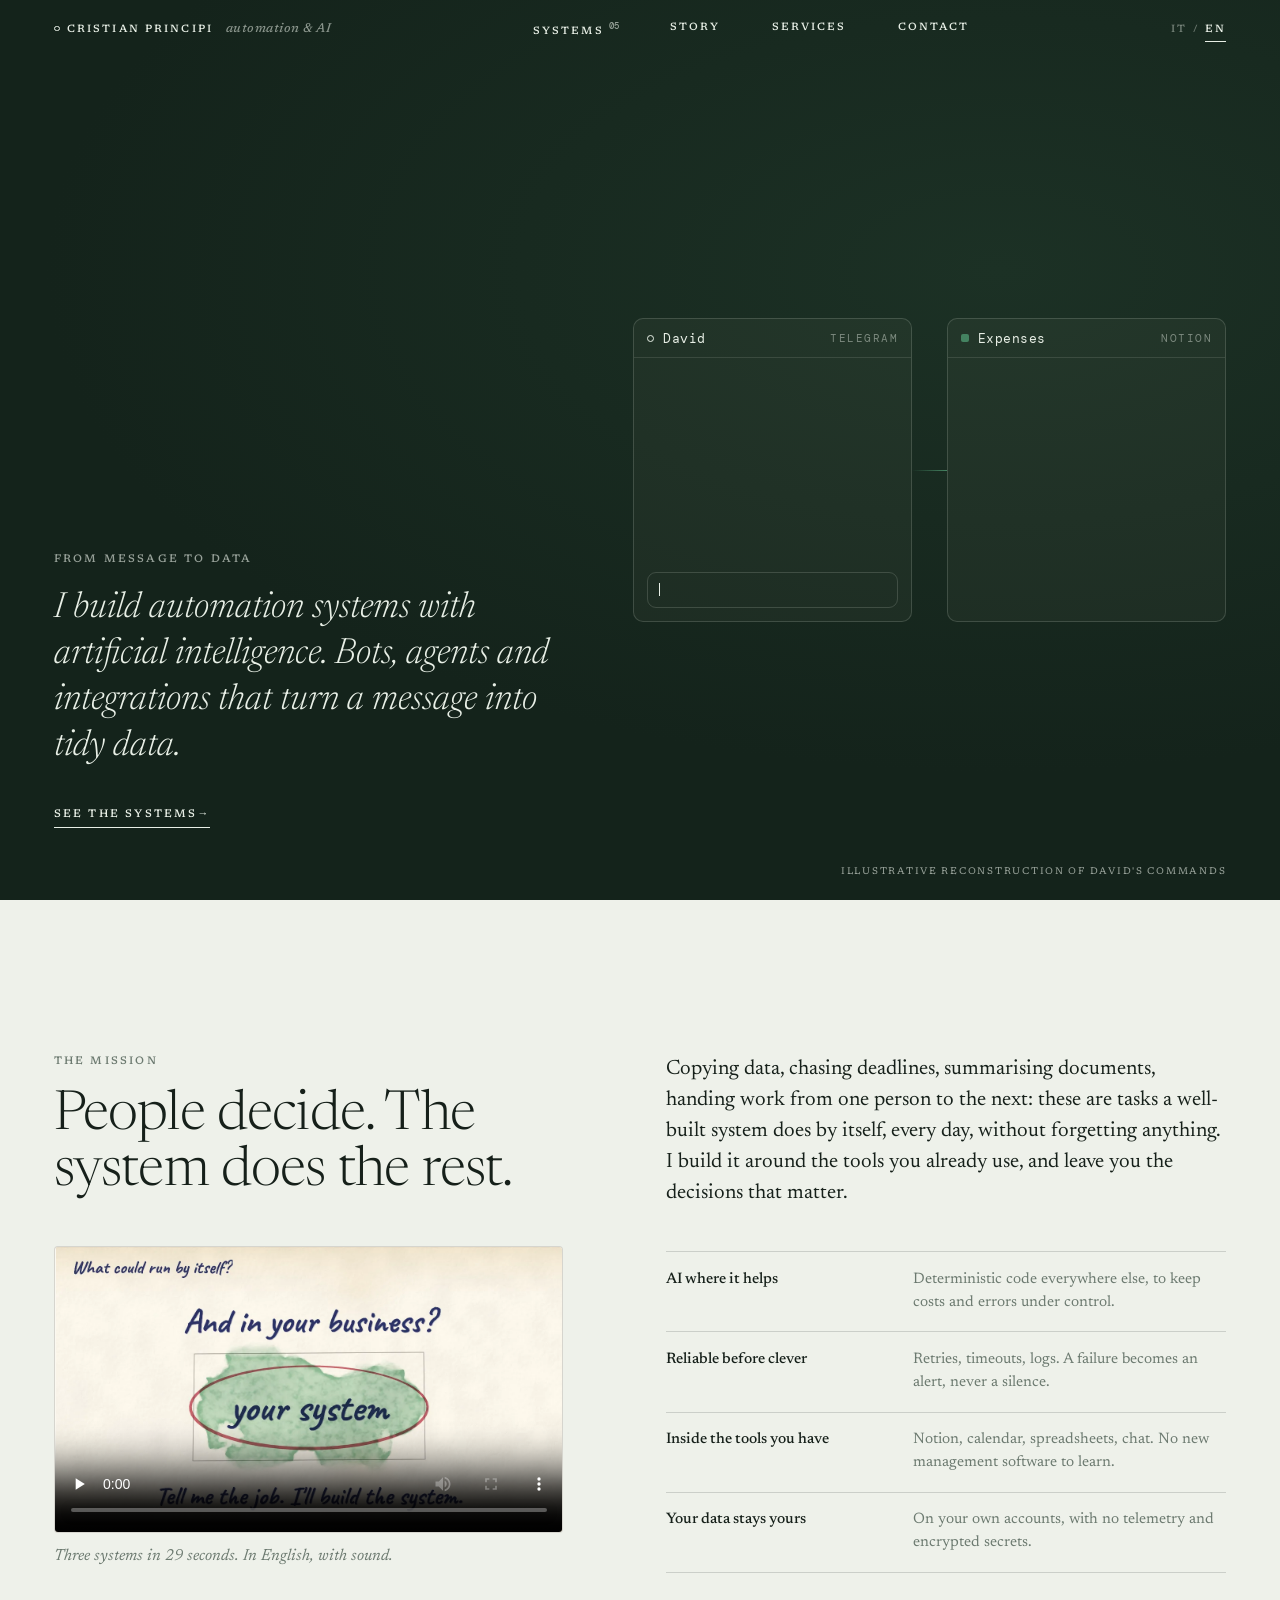
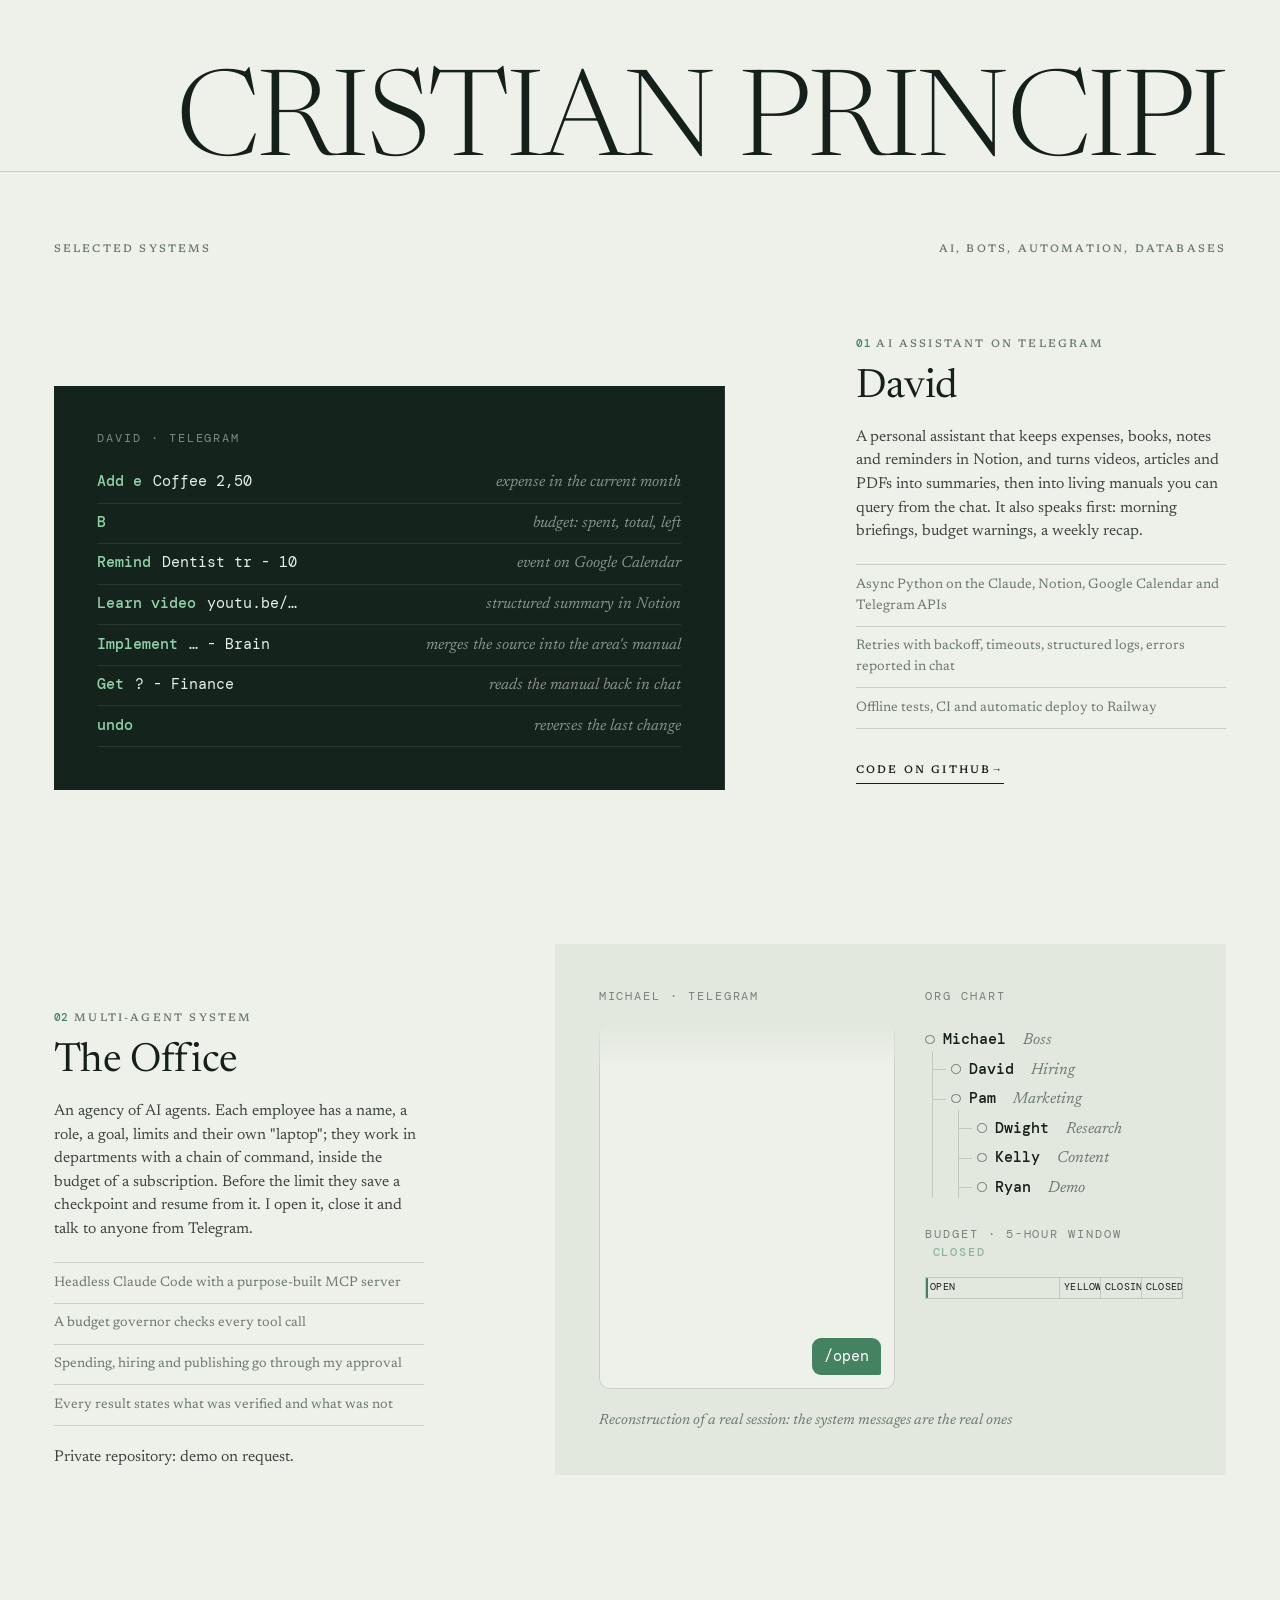
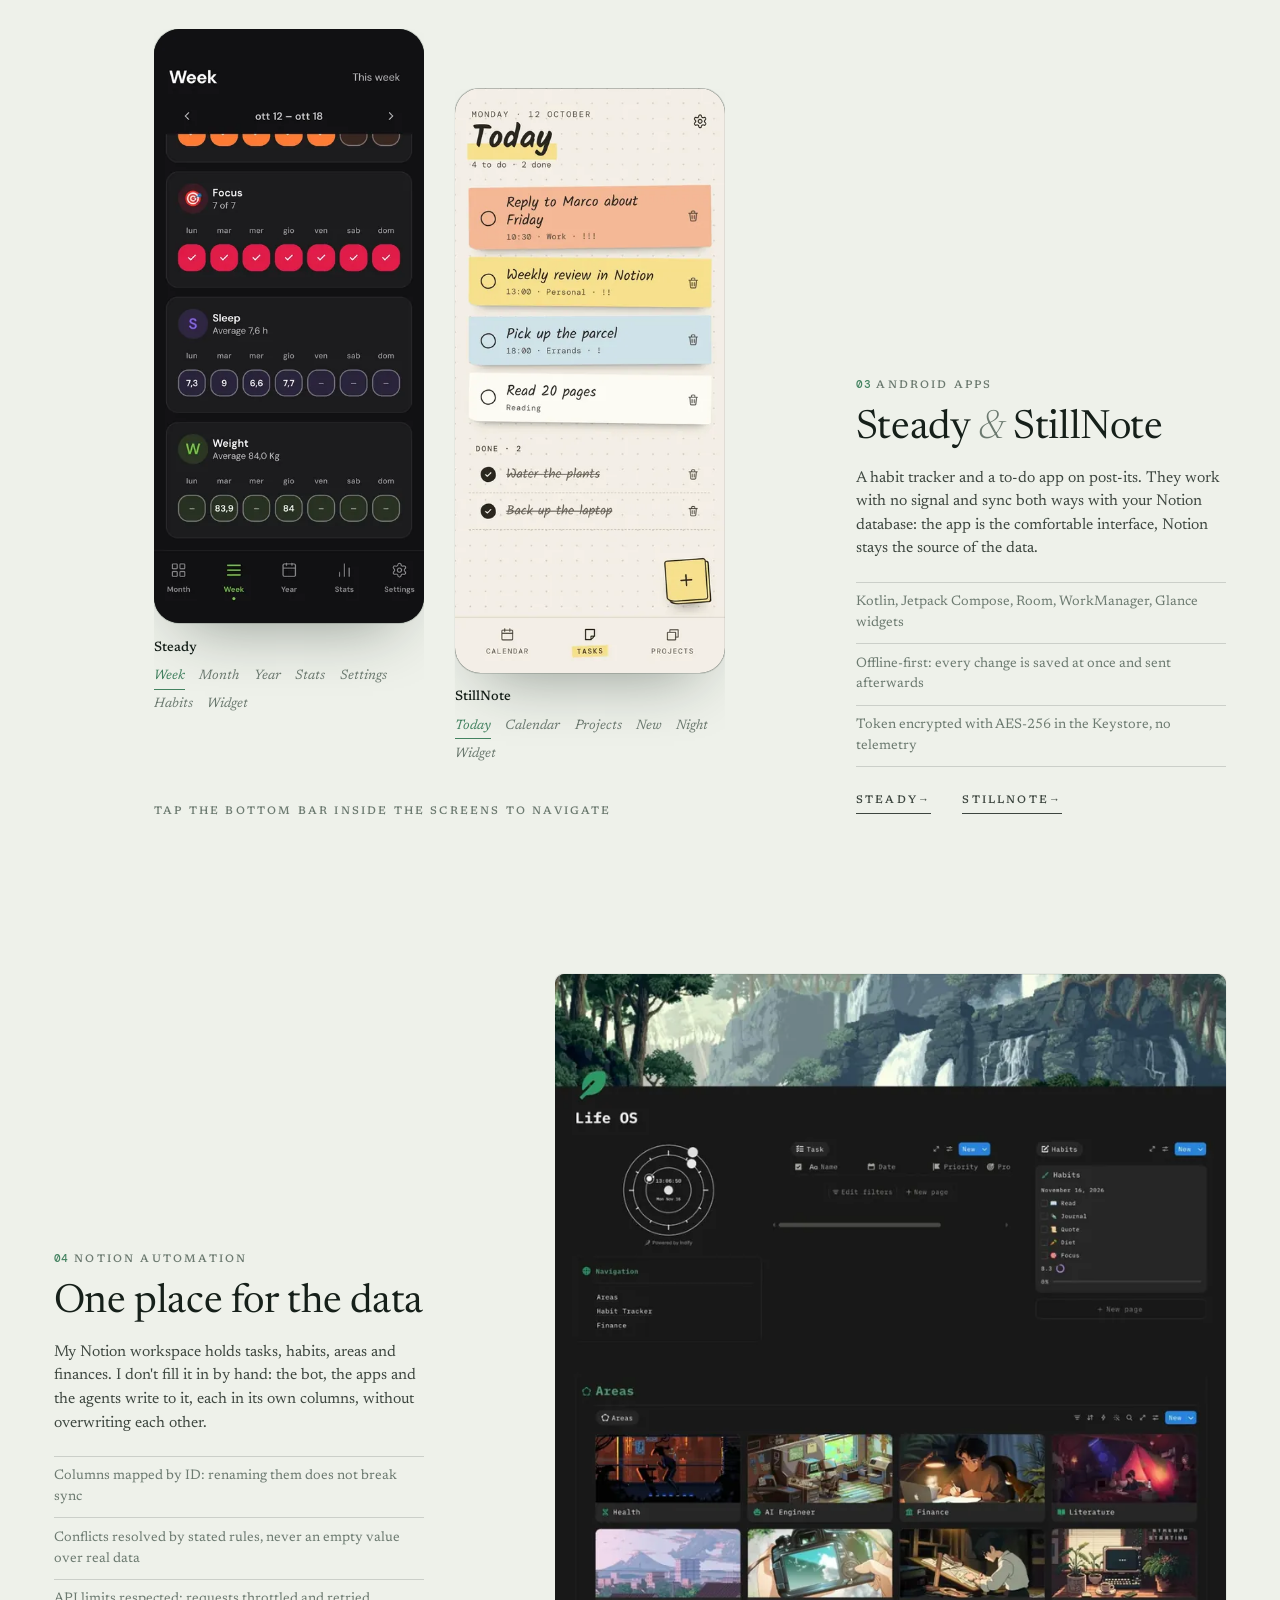
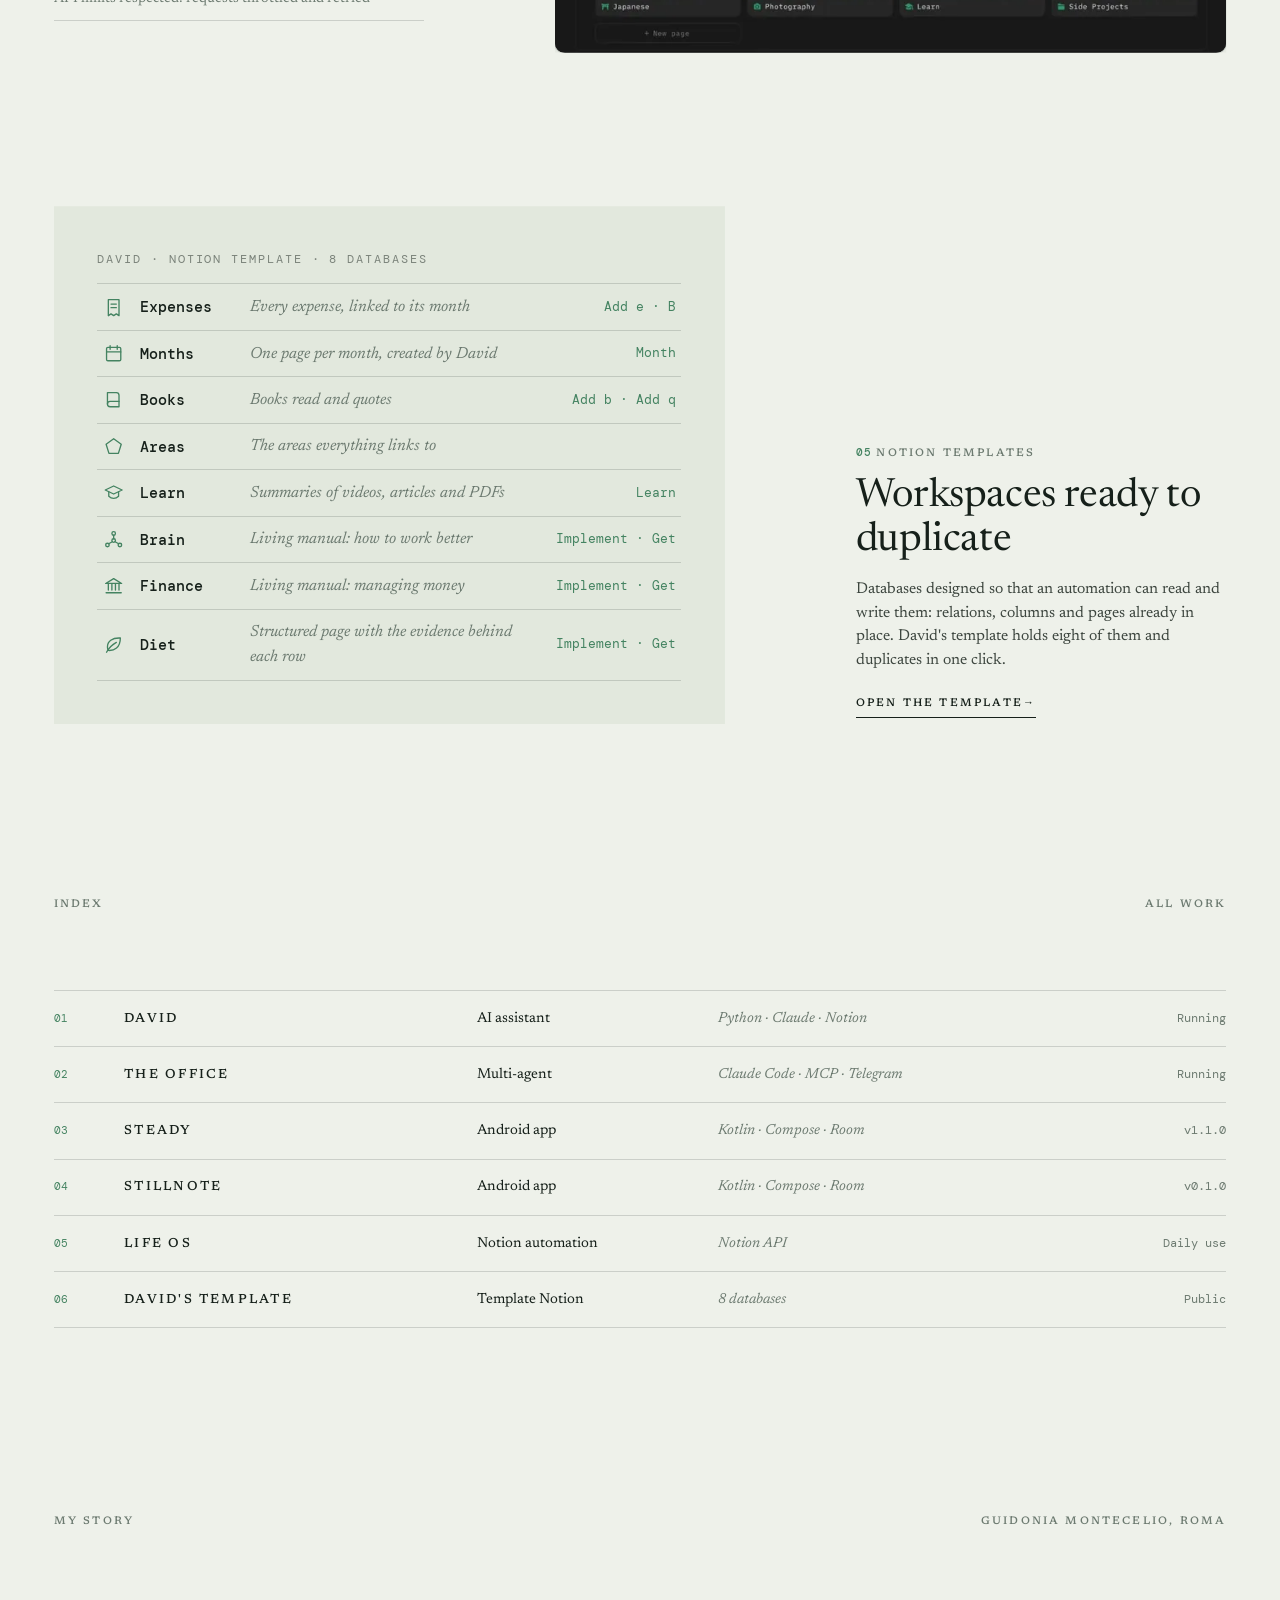
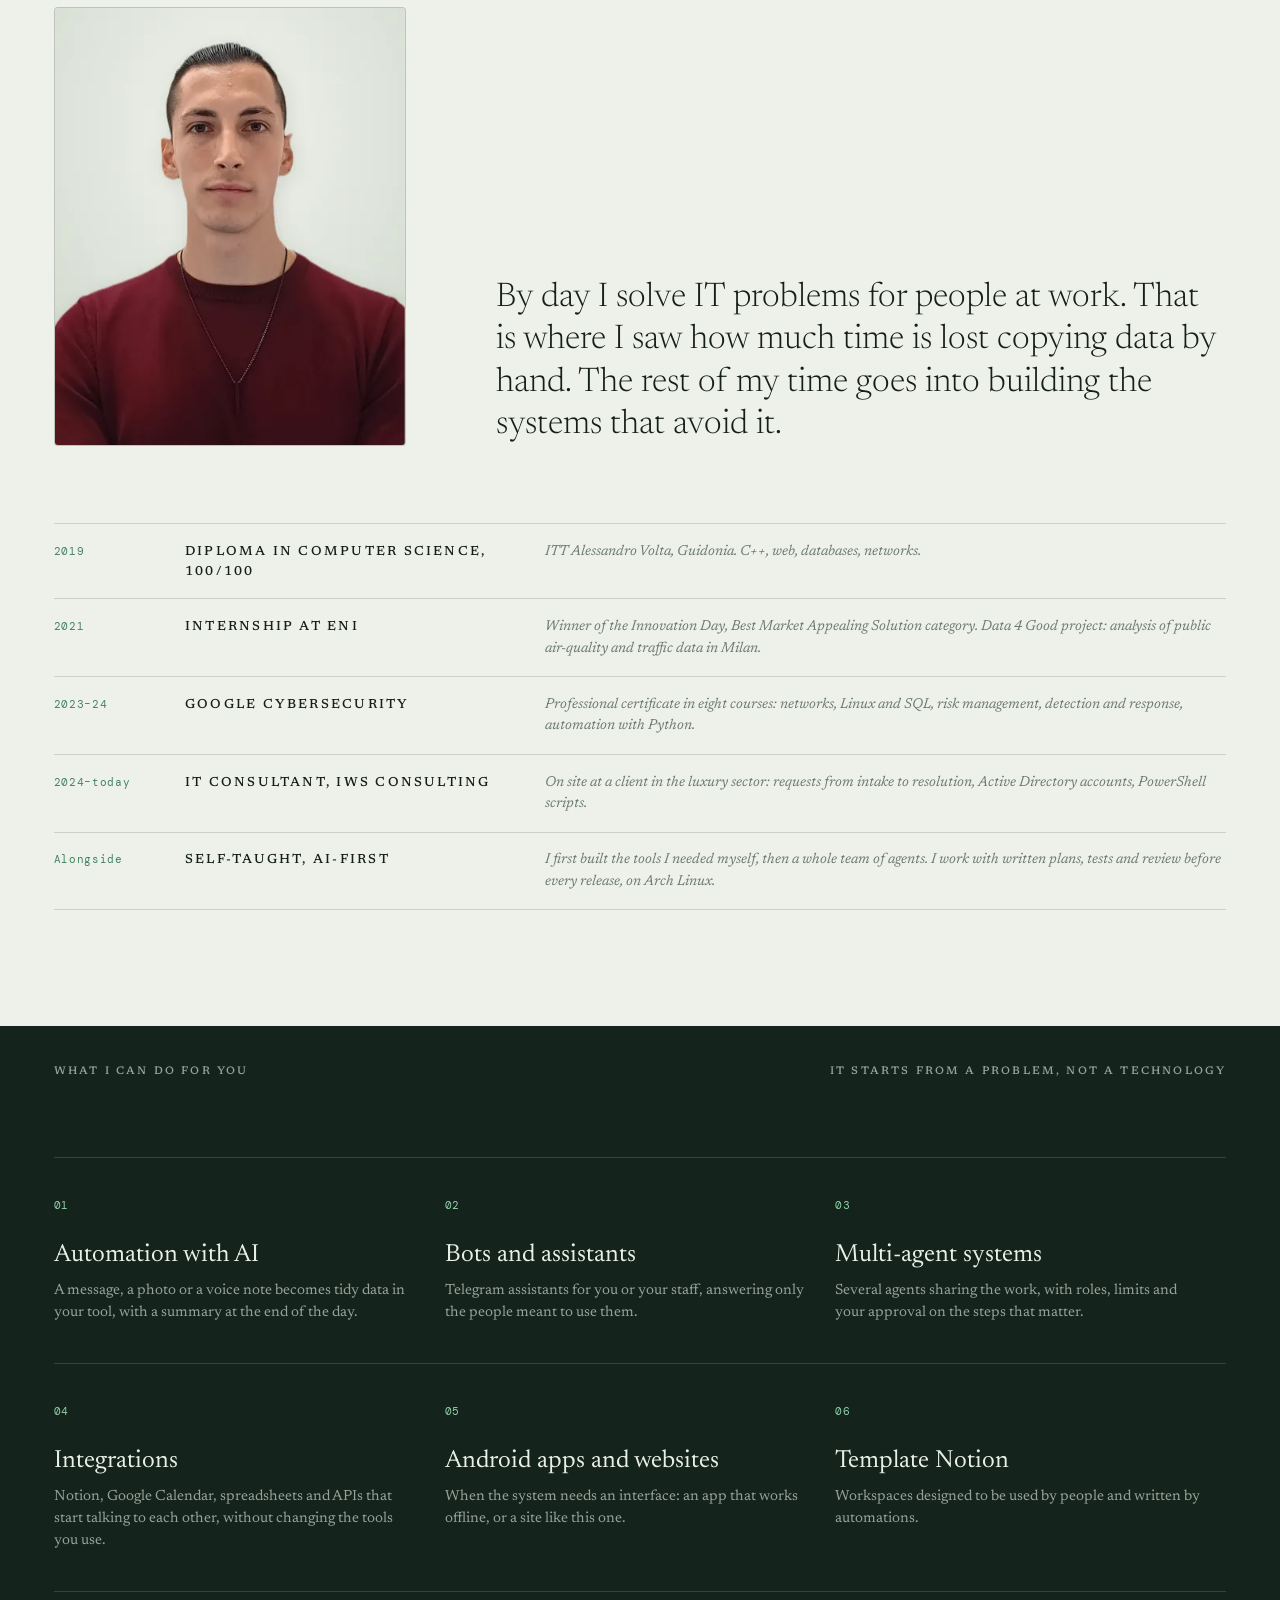
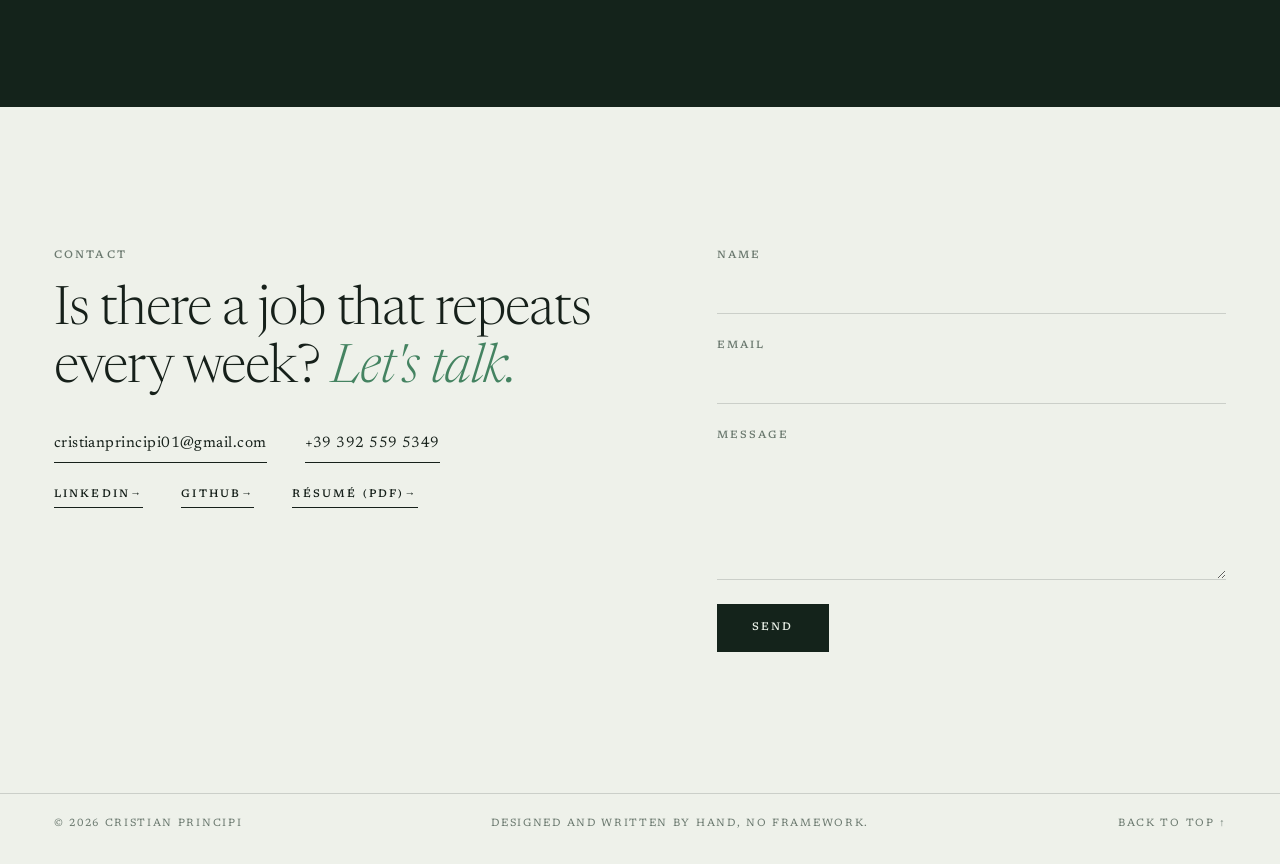
<file: index.html>
<!doctype html>
<html lang="it">
<head>
<meta charset="utf-8">
<meta name="viewport" content="width=device-width, initial-scale=1">
<title>Cristian Principi · Automazione e AI</title>
<meta name="description" content="Costruisco sistemi di automazione con l'intelligenza artificiale: bot, agenti e integrazioni che trasformano un messaggio in dati ordinati.">
<meta property="og:type" content="website">
<meta property="og:title" content="Cristian Principi · Automazione e AI">
<meta property="og:description" content="Bot, agenti AI e integrazioni che trasformano un messaggio in dati ordinati negli strumenti che usi già.">
<meta name="theme-color" content="#14231b">
<link rel="icon" href="data:image/svg+xml,%3Csvg xmlns='http://www.w3.org/2000/svg' viewBox='0 0 32 32'%3E%3Crect width='32' height='32' rx='7' fill='%2314231b'/%3E%3Ctext x='16' y='22' font-family='Georgia,serif' font-size='17' font-style='italic' fill='%23e8efe6' text-anchor='middle'%3Ecp%3C/text%3E%3C/svg%3E">
<link rel="preload" href="assets/fonts/Newsreader.woff2" as="font" type="font/woff2" crossorigin>
<link rel="stylesheet" href="css/style.css?v=13">
<script>document.documentElement.classList.add('js');</script>
</head>
<body>

<!-- Sipario d'apertura -->
<div class="intro" id="intro" aria-hidden="true">
  <div class="intro__half intro__half--l"><span><em>Cristian</em></span></div>
  <div class="intro__line"></div>
  <div class="intro__half intro__half--r"><span><em>Principi</em></span></div>
</div>

<header class="nav on-dark" id="nav">
  <a class="nav__brand" href="#top"><i class="dot"></i>Cristian Principi <span data-i18n="nav.role">automazione &amp; AI</span></a>
  <nav class="nav__links" aria-label="Sezioni">
    <a href="#sistemi"><span data-i18n="nav.systems">Sistemi</span> <sup>05</sup></a>
    <a href="#storia" data-i18n="nav.story">Storia</a>
    <a href="#servizi" data-i18n="nav.services">Servizi</a>
    <a href="#contatti" data-i18n="nav.contact">Contatti</a>
  </nav>
  <div class="lang" role="group" aria-label="Lingua">
    <button type="button" data-lang="it" aria-pressed="true">IT</button><span>/</span><button type="button" data-lang="en" aria-pressed="false">EN</button>
  </div>
</header>

<main id="top">

<!-- HERO -->
<section class="hero" id="hero">
  <div class="hero__copy">
    <p class="label" data-i18n="hero.label">Dal messaggio al dato</p>
    <h1 class="hero__title" data-i18n="hero.title">Costruisco sistemi di automazione con l'intelligenza artificiale. Bot, agenti e integrazioni che trasformano un messaggio in dati ordinati.</h1>
    <a class="link" href="#sistemi" data-i18n="hero.cta">Guarda i sistemi</a>
  </div>

  <div class="demo" id="demo" aria-hidden="true">
    <div class="demo__chat">
      <div class="demo__bar"><i class="dot"></i>David <span>Telegram</span></div>
      <div class="demo__msgs" id="demoMsgs"></div>
      <div class="demo__input"><span id="demoType"></span><i class="caret"></i></div>
    </div>
    <div class="demo__arrow"><span></span></div>
    <div class="demo__sheet">
      <div class="demo__bar"><i class="sq"></i><span id="demoDb">Expenses</span> <span>Notion</span></div>
      <div class="demo__rows" id="demoRows"></div>
    </div>
  </div>

  <p class="hero__tags"><span data-i18n="hero.note">Ricostruzione illustrativa dei comandi di David</span></p>
</section>

<!-- MISSIONE -->
<section class="mission wrap" id="missione">
  <div class="mission__side reveal">
    <p class="label" data-i18n="mission.label">La missione</p>
    <p class="mission__big" data-i18n="mission.big">Le persone decidono. Il resto lo fa il&nbsp;sistema.</p>
    <figure class="film">
      <video controls playsinline preload="none" poster="assets/img/mission-film.webp?v=4" width="1280" height="720" aria-label="What could run by itself? Animated film, 29 seconds, in English">
        <source src="assets/video/mission-film-senza-macchie.mp4?v=2" type="video/mp4">
      </video>
      <figcaption data-i18n="mission.film">Tre sistemi in 29 secondi. In inglese, con audio.</figcaption>
    </figure>
  </div>
  <div class="mission__text">
    <p class="reveal" data-i18n="mission.p1">Ricopiare dati, rincorrere scadenze, riassumere documenti, passare il lavoro da una persona all'altra: sono compiti che un sistema ben costruito svolge da solo, ogni giorno, senza dimenticare nulla. Io lo costruisco intorno agli strumenti che usi già, e lascio a te le decisioni che contano.</p>
    <ul class="principles">
      <li class="reveal"><b data-i18n="mission.a.t">L'AI dove serve</b><span data-i18n="mission.a.d">Codice deterministico ovunque altro, per tenere sotto controllo costi ed errori.</span></li>
      <li class="reveal"><b data-i18n="mission.b.t">Affidabile prima che brillante</b><span data-i18n="mission.b.d">Retry, timeout, log. Un guasto diventa un avviso, mai un silenzio.</span></li>
      <li class="reveal"><b data-i18n="mission.c.t">Negli strumenti che hai già</b><span data-i18n="mission.c.d">Notion, calendario, fogli, chat. Nessun nuovo gestionale da imparare.</span></li>
      <li class="reveal"><b data-i18n="mission.d.t">I dati restano tuoi</b><span data-i18n="mission.d.d">Sui tuoi account, senza telemetria, con i segreti cifrati.</span></li>
    </ul>
  </div>
</section>

<div class="wordmark" aria-hidden="true"><div class="wordmark__in" id="wordmark">Cristian Principi</div></div>

<!-- SISTEMI -->
<section class="systems wrap" id="sistemi">
  <header class="sec-head reveal">
    <p class="label" data-i18n="sys.label">Sistemi selezionati</p>
    <p class="label label--r" data-i18n="sys.sub">AI, bot, automazione, database</p>
  </header>

  <!-- 01 David -->
  <article class="sys">
    <div class="sys__visual sys__visual--wide clip">
      <div class="panel panel--dark term">
        <p class="term__h">david · telegram</p>
        <p><b>Add e</b> Coffee 2,50 <i data-i18n="d.c1">spesa nel mese corrente</i></p>
        <p><b>B</b> <i data-i18n="d.c2">budget: speso, totale, residuo</i></p>
        <p><b>Remind</b> Dentist tr - 10 <i data-i18n="d.c3">evento su Google Calendar</i></p>
        <p><b>Learn video</b> youtu.be/… <i data-i18n="d.c4">riassunto strutturato in Notion</i></p>
        <p><b>Implement</b> … - Brain <i data-i18n="d.c5">unisce la fonte al manuale dell'area</i></p>
        <p><b>Get</b> ? - Finance <i data-i18n="d.c6">rilegge il manuale in chat</i></p>
        <p><b>undo</b> <i data-i18n="d.c7">annulla l'ultima modifica</i></p>
      </div>
    </div>
    <div class="sys__body reveal">
      <p class="label"><span class="num">01</span> <span data-i18n="d.kind">Assistente AI su Telegram</span></p>
      <h2>David</h2>
      <p data-i18n="d.desc">Un assistente personale che tiene in Notion spese, libri, appunti e promemoria, e trasforma video, articoli e PDF in riassunti e poi in manuali vivi da interrogare dalla chat. Scrive anche per primo: briefing del mattino, allarmi di budget, riepilogo settimanale.</p>
      <ul class="facts">
        <li data-i18n="d.f1">Python asincrono su API Claude, Notion, Google Calendar e Telegram</li>
        <li data-i18n="d.f2">Retry con backoff, timeout, log strutturati, errori notificati in chat</li>
        <li data-i18n="d.f3">Test offline, CI e deploy automatico su Railway</li>
      </ul>
      <a class="link" href="https://github.com/CristianPrincipi/Notion-Telegram-Bot" target="_blank" rel="noopener" data-i18n="sys.code">Codice su GitHub</a>
    </div>
  </article>

  <!-- 02 The Office -->
  <article class="sys sys--flip">
    <div class="sys__visual clip">
      <div class="panel office" id="officeDemo">
        <div class="od">
          <div class="od__chat">
            <p class="term__h">michael · telegram</p>
            <div class="od__msgs" id="odMsgs" aria-hidden="true"></div>
          </div>
          <div class="od__side">
            <p class="term__h" data-i18n="o.org">organigramma</p>
            <ul class="tree">
              <li data-who="michael"><b>Michael</b> <span data-i18n="o.r1">Boss</span>
                <ul>
                  <li data-who="david"><b>David</b> <span data-i18n="o.r2">Assunzioni</span></li>
                  <li data-who="pam"><b>Pam</b> <span data-i18n="o.r3">Marketing</span>
                    <ul>
                      <li data-who="dwight"><b>Dwight</b> <span data-i18n="o.r4">Ricerca</span></li>
                      <li data-who="kelly"><b>Kelly</b> <span data-i18n="o.r5">Contenuti</span></li>
                      <li data-who="ryan"><b>Ryan</b> <span data-i18n="o.r6">Demo</span></li>
                    </ul>
                  </li>
                </ul>
              </li>
            </ul>
            <p class="term__h"><span data-i18n="o.budget">budget · finestra di 5 ore</span> <b id="odState">closed</b></p>
            <div class="gauge"><i class="gauge__fill" id="odFill"></i>
              <span style="--w:52%">Open</span><span style="--w:16%">Yellow</span><span style="--w:16%">Closing</span><span style="--w:16%">Closed</span>
            </div>
          </div>
        </div>
        <p class="od__note" data-i18n="o.note">Ricostruzione di una sessione reale: i messaggi di sistema sono quelli veri</p>
      </div>
    </div>
    <div class="sys__body reveal">
      <p class="label"><span class="num">02</span> <span data-i18n="o.kind">Sistema multi-agente</span></p>
      <h2>The Office</h2>
      <p data-i18n="o.desc">Un'agenzia di agenti AI. Ogni dipendente ha nome, ruolo, obiettivo, limiti e un proprio "laptop"; lavorano in reparti con una catena di comando, dentro il budget di un abbonamento. Prima del limite salvano un checkpoint e riprendono da lì. Io la apro, la chiudo e parlo con chiunque da Telegram.</p>
      <ul class="facts">
        <li data-i18n="o.f1">Claude Code headless con un server MCP scritto apposta</li>
        <li data-i18n="o.f2">Un governatore del budget controlla ogni chiamata agli strumenti</li>
        <li data-i18n="o.f3">Spese, assunzioni e pubblicazioni passano dalla mia approvazione</li>
        <li data-i18n="o.f4">Ogni risultato dichiara cosa è stato verificato e cosa no</li>
      </ul>
      <p class="muted small" data-i18n="o.priv">Repository privato: demo su richiesta.</p>
    </div>
  </article>

  <!-- 03 App Android -->
  <article class="sys">
    <div class="sys__visual sys__visual--phones">
      <figure class="phone clip" data-phone>
        <div class="phone__in">
          <div class="phone__screens" style="aspect-ratio:720/1584"><img data-s="week" class="on" src="assets/img/steady-week.webp" alt="Steady: settimana" srcset="assets/img/steady-week-400.webp 400w, assets/img/steady-week.webp 720w" sizes="(max-width:900px) min(46vw,230px), min(22vw,330px)" decoding="async" loading="lazy"><img data-s="month" src="assets/img/steady-month.webp" alt="Steady: mese" srcset="assets/img/steady-month-400.webp 400w, assets/img/steady-month.webp 720w" sizes="(max-width:900px) min(46vw,230px), min(22vw,330px)" decoding="async" fetchpriority="low" loading="lazy"><img data-s="year" src="assets/img/steady-year.webp" alt="Steady: anno" srcset="assets/img/steady-year-400.webp 400w, assets/img/steady-year.webp 720w" sizes="(max-width:900px) min(46vw,230px), min(22vw,330px)" decoding="async" fetchpriority="low" loading="lazy"><img data-s="stats" src="assets/img/steady-stats.webp" alt="Steady: statistiche" srcset="assets/img/steady-stats-400.webp 400w, assets/img/steady-stats.webp 720w" sizes="(max-width:900px) min(46vw,230px), min(22vw,330px)" decoding="async" fetchpriority="low" loading="lazy"><img data-s="settings" src="assets/img/steady-settings.webp" alt="Steady: impostazioni" srcset="assets/img/steady-settings-400.webp 400w, assets/img/steady-settings.webp 720w" sizes="(max-width:900px) min(46vw,230px), min(22vw,330px)" decoding="async" fetchpriority="low" loading="lazy"><img data-s="habits" data-nonav src="assets/img/steady-habits.webp" alt="Steady: ordine e colore delle abitudini" srcset="assets/img/steady-habits-400.webp 400w, assets/img/steady-habits.webp 720w" sizes="(max-width:900px) min(46vw,230px), min(22vw,330px)" decoding="async" fetchpriority="low" loading="lazy"><video data-s="widgets" data-nonav src="assets/video/steady-widgets.mp4" data-poster="assets/img/steady-widgets.webp" muted loop playsinline preload="none" aria-label="Steady: i widget sulla schermata iniziale"></video><button type="button" class="hot" data-go="month" style="left:0%;top:88%;width:20%;height:12%" aria-label="month"></button><button type="button" class="hot" data-go="week" style="left:20%;top:88%;width:20%;height:12%" aria-label="week"></button><button type="button" class="hot" data-go="year" style="left:40%;top:88%;width:20%;height:12%" aria-label="year"></button><button type="button" class="hot" data-go="stats" style="left:60%;top:88%;width:20%;height:12%" aria-label="stats"></button><button type="button" class="hot" data-go="settings" style="left:80%;top:88%;width:20%;height:12%" aria-label="settings"></button></div>
          <figcaption><b>Steady</b><span class="phone__tabs"><button type="button" data-go="week" aria-pressed="true" data-i18n="g.1">Settimana</button><button type="button" data-go="month" aria-pressed="false" data-i18n="g.2">Mese</button><button type="button" data-go="year" aria-pressed="false" data-i18n="g.3">Anno</button><button type="button" data-go="stats" aria-pressed="false" data-i18n="g.10">Statistiche</button><button type="button" data-go="settings" aria-pressed="false" data-i18n="g.11">Impostazioni</button><button type="button" data-go="habits" aria-pressed="false" data-i18n="g.4">Abitudini</button><button type="button" data-go="widgets" aria-pressed="false">Widget</button></span></figcaption>
        </div>
      </figure>
      <figure class="phone phone--low clip" data-phone>
        <div class="phone__in">
          <div class="phone__screens" style="aspect-ratio:780/1688"><img data-s="today" class="on" src="assets/img/stillnote-today.webp" alt="StillNote: oggi" srcset="assets/img/stillnote-today-400.webp 400w, assets/img/stillnote-today.webp 720w" sizes="(max-width:900px) min(46vw,230px), min(22vw,330px)" decoding="async" loading="lazy"><img data-s="calendar" src="assets/img/stillnote-calendar.webp" alt="StillNote: calendario" srcset="assets/img/stillnote-calendar-400.webp 400w, assets/img/stillnote-calendar.webp 720w" sizes="(max-width:900px) min(46vw,230px), min(22vw,330px)" decoding="async" fetchpriority="low" loading="lazy"><img data-s="projects" src="assets/img/stillnote-projects.webp" alt="StillNote: progetti" srcset="assets/img/stillnote-projects-400.webp 400w, assets/img/stillnote-projects.webp 720w" sizes="(max-width:900px) min(46vw,230px), min(22vw,330px)" decoding="async" fetchpriority="low" loading="lazy"><img data-s="new-task" data-nonav src="assets/img/stillnote-new-task.webp" alt="StillNote: nuova attività" srcset="assets/img/stillnote-new-task-400.webp 400w, assets/img/stillnote-new-task.webp 720w" sizes="(max-width:900px) min(46vw,230px), min(22vw,330px)" decoding="async" fetchpriority="low" loading="lazy"><img data-s="night" data-nonav src="assets/img/stillnote-night.webp" alt="StillNote: tema notte" srcset="assets/img/stillnote-night-400.webp 400w, assets/img/stillnote-night.webp 720w" sizes="(max-width:900px) min(46vw,230px), min(22vw,330px)" decoding="async" fetchpriority="low" loading="lazy"><img data-s="widgets" data-nonav src="assets/img/stillnote-widgets.webp" alt="StillNote: i widget sulla schermata iniziale" srcset="assets/img/stillnote-widgets-400.webp 400w, assets/img/stillnote-widgets.webp 720w" sizes="(max-width:900px) min(46vw,230px), min(22vw,330px)" decoding="async" fetchpriority="low" loading="lazy"><button type="button" class="hot" data-go="calendar" style="left:0%;top:90%;width:33.3%;height:10%" aria-label="calendar"></button><button type="button" class="hot" data-go="today" style="left:33.3%;top:90%;width:33.4%;height:10%" aria-label="today"></button><button type="button" class="hot" data-go="projects" style="left:66.7%;top:90%;width:33.3%;height:10%" aria-label="projects"></button><button type="button" class="hot" data-go="new-task" style="left:74%;top:79%;width:22%;height:10%" aria-label="new-task"></button></div>
          <figcaption><b>StillNote</b><span class="phone__tabs"><button type="button" data-go="today" aria-pressed="true" data-i18n="g.5">Oggi</button><button type="button" data-go="calendar" aria-pressed="false" data-i18n="g.7">Calendario</button><button type="button" data-go="projects" aria-pressed="false" data-i18n="g.8">Progetti</button><button type="button" data-go="new-task" aria-pressed="false" data-i18n="g.6">Nuova</button><button type="button" data-go="night" aria-pressed="false" data-i18n="g.9">Notte</button><button type="button" data-go="widgets" aria-pressed="false">Widget</button></span></figcaption>
        </div>
      </figure>
      <p class="phone__hint label" data-i18n="a.hint">Tocca la barra in basso nelle schermate per navigare</p>
    </div>
    <div class="sys__body reveal">
      <p class="label"><span class="num">03</span> <span data-i18n="a.kind">App Android</span></p>
      <h2>Steady <em>&amp;</em> StillNote</h2>
      <p data-i18n="a.desc">Un tracker di abitudini e una to-do su post-it. Funzionano senza rete e si sincronizzano nei due sensi con il tuo database Notion: l'app è l'interfaccia comoda, Notion resta la fonte dei dati.</p>
      <ul class="facts">
        <li data-i18n="a.f1">Kotlin, Jetpack Compose, Room, WorkManager, widget in Glance</li>
        <li data-i18n="a.f2">Offline-first: ogni modifica è salvata subito e inviata dopo</li>
        <li data-i18n="a.f3">Token cifrato AES-256 nel Keystore, nessuna telemetria</li>
      </ul>
      <p class="links"><a class="link" href="https://github.com/CristianPrincipi/Steady-Habit-Tracker" target="_blank" rel="noopener">Steady</a><a class="link" href="https://github.com/CristianPrincipi/StillNote" target="_blank" rel="noopener">StillNote</a></p>
    </div>
  </article>

  <!-- 04 Automazione Notion -->
  <article class="sys sys--flip">
    <div class="sys__visual clip">
      <figure class="shot"><img src="assets/img/notion-life-os.webp" srcset="assets/img/notion-life-os-800.webp 800w, assets/img/notion-life-os.webp 1410w" sizes="(max-width:900px) 92vw, 52vw" decoding="async" alt="La pagina iniziale del mio Notion: attività, abitudini del giorno e le aree" loading="lazy" width="1410" height="1425"></figure>
    </div>
    <div class="sys__body reveal">
      <p class="label"><span class="num">04</span> <span data-i18n="n.kind">Automazione Notion</span></p>
      <h2 data-i18n="n.title">Un solo posto per i dati</h2>
      <p data-i18n="n.desc">Il mio spazio Notion tiene attività, abitudini, aree e finanze. Non lo compilo a mano: ci scrivono il bot, le app e gli agenti, ognuno nelle sue colonne, senza sovrascriversi.</p>
      <ul class="facts">
        <li data-i18n="n.f1">Colonne mappate per ID: rinominarle non rompe la sincronizzazione</li>
        <li data-i18n="n.f2">Conflitti risolti con regole dichiarate, mai un valore vuoto sopra un dato vero</li>
        <li data-i18n="n.f3">Limiti dell'API rispettati: richieste regolate e ritentate</li>
      </ul>
    </div>
  </article>

  <!-- 05 Template -->
  <article class="sys">
    <div class="sys__visual sys__visual--wide clip">
      <div class="panel dbs">
        <p class="term__h" data-i18n="t.head">david · template notion · 8 database</p>
        <ul>
          <li><svg viewBox="0 0 24 24" aria-hidden="true"><path d="M6 3h12v18l-3-2-3 2-3-2-3 2z"/><path d="M9 8h6M9 12h6"/></svg><b>Expenses</b><span data-i18n="t.r1">Ogni spesa, collegata al suo mese</span><code>Add e · B</code></li>
          <li><svg viewBox="0 0 24 24" aria-hidden="true"><rect x="4" y="5" width="16" height="15" rx="1.5"/><path d="M4 10h16M8 3v4M16 3v4"/></svg><b>Months</b><span data-i18n="t.r2">Una pagina per mese, creata da David</span><code>Month</code></li>
          <li><svg viewBox="0 0 24 24" aria-hidden="true"><path d="M5 4h10a3 3 0 0 1 3 3v13H8a3 3 0 0 1-3-3z"/><path d="M5 17a3 3 0 0 1 3-3h10"/></svg><b>Books</b><span data-i18n="t.r3">Libri letti e citazioni</span><code>Add b · Add q</code></li>
          <li><svg viewBox="0 0 24 24" aria-hidden="true"><path d="M12 3l8.5 6.2-3.2 10.3H6.7L3.5 9.2z"/></svg><b>Areas</b><span data-i18n="t.r4">Le aree a cui tutto si collega</span><code></code></li>
          <li><svg viewBox="0 0 24 24" aria-hidden="true"><path d="M2.5 9L12 4.5 21.5 9 12 13.5z"/><path d="M6.5 11.2V16c1.6 1.6 3.4 2.4 5.5 2.4s3.9-.8 5.5-2.4v-4.8"/></svg><b>Learn</b><span data-i18n="t.r5">Riassunti di video, articoli e PDF</span><code>Learn</code></li>
          <li><svg viewBox="0 0 24 24" aria-hidden="true"><circle cx="12" cy="5" r="2"/><circle cx="5" cy="18" r="2"/><circle cx="19" cy="18" r="2"/><circle cx="12" cy="13" r="2"/><path d="M12 7v4M10.4 14.3L6.4 16.600M13.6 14.3l4 2.3"/></svg><b>Brain</b><span data-i18n="t.r6">Manuale vivo: come lavorare meglio</span><code>Implement · Get</code></li>
          <li><svg viewBox="0 0 24 24" aria-hidden="true"><path d="M3 9.5L12 4l9 5.5z"/><path d="M6 10v7M10 10v7M14 10v7M18 10v7M3.5 20h17"/></svg><b>Finance</b><span data-i18n="t.r7">Manuale vivo: gestione del denaro</span><code>Implement · Get</code></li>
          <li><svg viewBox="0 0 24 24" aria-hidden="true"><path d="M19.5 4.5C10 4 5 8.5 5 14.5c0 1.500.4 2.8 1 4 6.500.5 13.5-3 13.5-14z"/><path d="M4 20.5C7 15 10.5 12 15 9.5"/></svg><b>Diet</b><span data-i18n="t.r8">Pagina strutturata con le prove dietro ogni riga</span><code>Implement · Get</code></li>
        </ul>
      </div>
    </div>
    <div class="sys__body reveal">
      <p class="label"><span class="num">05</span> <span data-i18n="t.kind">Template Notion</span></p>
      <h2 data-i18n="t.title">Spazi pronti da duplicare</h2>
      <p data-i18n="t.desc">Database progettati perché un'automazione possa leggerli e scriverli: relazioni, colonne e pagine già al loro posto. Il template di David ne contiene otto e si duplica in un clic.</p>
      <a class="link" href="https://protective-cost-810.notion.site/David-Notion-Template-3e853cc47bc281a28e30c6f0d37acbcf" target="_blank" rel="noopener" data-i18n="t.link">Apri il template</a>
    </div>
  </article>
</section>

<!-- INDICE -->
<section class="index wrap" id="indice">
  <header class="sec-head reveal">
    <p class="label" data-i18n="i.label">Indice</p>
    <p class="label label--r" data-i18n="i.sub">Tutti i lavori</p>
  </header>
  <ol class="rows">
    <li class="reveal"><span class="num">01</span><b>David</b><span data-i18n="i.1a">Assistente AI</span><i>Python · Claude · Notion</i><span data-i18n="i.live">In esercizio</span></li>
    <li class="reveal"><span class="num">02</span><b>The Office</b><span data-i18n="i.2a">Multi-agente</span><i>Claude Code · MCP · Telegram</i><span data-i18n="i.live">In esercizio</span></li>
    <li class="reveal"><span class="num">03</span><b>Steady</b><span data-i18n="i.3a">App Android</span><i>Kotlin · Compose · Room</i><span>v1.1.0</span></li>
    <li class="reveal"><span class="num">04</span><b>StillNote</b><span data-i18n="i.3a">App Android</span><i>Kotlin · Compose · Room</i><span>v0.1.0</span></li>
    <li class="reveal"><span class="num">05</span><b>Life OS</b><span data-i18n="i.5a">Automazione Notion</span><i>Notion API</i><span data-i18n="i.daily">Uso quotidiano</span></li>
    <li class="reveal"><span class="num">06</span><b data-i18n="i.6">Template di David</b><span>Template Notion</span><i data-i18n="i.6b">8 database</i><span data-i18n="i.pub">Pubblico</span></li>
  </ol>
</section>

<!-- STORIA -->
<section class="story wrap" id="storia">
  <header class="sec-head reveal">
    <p class="label" data-i18n="s.label">La mia storia</p>
    <p class="label label--r">Guidonia Montecelio, Roma</p>
  </header>
  <div class="story__top">
    <figure class="portrait clip"><img src="assets/img/cristian.webp" srcset="assets/img/cristian-440.webp 440w, assets/img/cristian.webp 880w" sizes="(max-width:900px) 16rem, 22rem" decoding="async" alt="Cristian Principi" loading="lazy" width="880" height="1100"></figure>
    <p class="story__lead reveal" data-i18n="s.lead">Di giorno risolvo problemi informatici per chi lavora. È lì che ho visto quanto tempo si perde a ricopiare dati a mano. Il resto del tempo lo passo a costruire i sistemi che lo evitano.</p>
  </div>
  <ol class="rows rows--story">
    <li class="reveal"><span class="num">2019</span><b data-i18n="s.1t">Diploma in Informatica, 100/100</b><i data-i18n="s.1d">ITT Alessandro Volta, Guidonia. C++, web, database, reti.</i></li>
    <li class="reveal"><span class="num">2021</span><b data-i18n="s.2t">Tirocinio in Eni</b><i data-i18n="s.2d">Vincitore dell'Innovation Day, categoria Best Market Appealing Solution. Progetto Data 4 Good: analisi di dati pubblici su aria e traffico a Milano.</i></li>
    <li class="reveal"><span class="num">2023–24</span><b>Google Cybersecurity</b><i data-i18n="s.3d">Certificato professionale in otto corsi: reti, Linux e SQL, gestione dei rischi, rilevamento e risposta, automazione con Python.</i></li>
    <li class="reveal"><span class="num" data-i18n="s.4y">2024–oggi</span><b data-i18n="s.4t">IT Consultant, IWS Consulting</b><i data-i18n="s.4d">In presidio presso un cliente del settore lusso: richieste dall'apertura alla soluzione, utenze Active Directory, script PowerShell.</i></li>
    <li class="reveal"><span class="num" data-i18n="s.5y">In parallelo</span><b data-i18n="s.5t">Autodidatta, AI-first</b><i data-i18n="s.5d">Ho costruito prima gli strumenti che servivano a me, poi un intero team di agenti. Lavoro con piani scritti, test e revisione prima di ogni rilascio, su Arch Linux.</i></li>
  </ol>
</section>

<!-- SERVIZI -->
<section class="services" id="servizi">
  <div class="wrap">
    <header class="sec-head reveal">
      <p class="label" data-i18n="v.label">Cosa posso fare per te</p>
      <p class="label label--r" data-i18n="v.sub">Si parte da un problema, non da una tecnologia</p>
    </header>
    <ul class="svc">
      <li class="reveal"><span class="num">01</span><h3 data-i18n="v.1t">Automazioni con AI</h3><p data-i18n="v.1d">Un messaggio, una foto o un vocale diventano dati ordinati nel tuo strumento, con un riepilogo a fine giornata.</p></li>
      <li class="reveal"><span class="num">02</span><h3 data-i18n="v.2t">Bot e assistenti</h3><p data-i18n="v.2d">Assistenti su Telegram per te o per il tuo staff, che rispondono solo a chi deve usarli.</p></li>
      <li class="reveal"><span class="num">03</span><h3 data-i18n="v.3t">Sistemi multi-agente</h3><p data-i18n="v.3d">Più agenti che si dividono il lavoro con ruoli, limiti e la tua approvazione sui passi che contano.</p></li>
      <li class="reveal"><span class="num">04</span><h3 data-i18n="v.4t">Integrazioni</h3><p data-i18n="v.4d">Notion, Google Calendar, fogli e API che iniziano a parlarsi, senza cambiare gli strumenti che usi.</p></li>
      <li class="reveal"><span class="num">05</span><h3 data-i18n="v.5t">App Android e siti web</h3><p data-i18n="v.5d">Quando al sistema serve un'interfaccia: un'app che funziona offline o un sito come questo.</p></li>
      <li class="reveal"><span class="num">06</span><h3>Template Notion</h3><p data-i18n="v.6d">Spazi di lavoro progettati per essere usati dalle persone e scritti dalle automazioni.</p></li>
    </ul>
  </div>
</section>

<!-- CONTATTI -->
<section class="contact wrap" id="contatti">
  <div class="contact__lead">
    <p class="label reveal" data-i18n="c.label">Contatti</p>
    <h2 class="contact__title reveal" data-i18n="c.title">C'è un lavoro che si ripete ogni settimana? <em>Parliamone.</em></h2>
    <p class="links reveal">
      <a class="link link--plain" href="mailto:cristianprincipi01@gmail.com">cristianprincipi01@gmail.com</a>
      <a class="link link--plain" href="tel:+393925595349">+39 392 559 5349</a>
    </p>
    <p class="links reveal">
      <a class="link" href="https://www.linkedin.com/in/cristian-principi-944686242/" target="_blank" rel="noopener">LinkedIn</a>
      <a class="link" href="https://github.com/CristianPrincipi" target="_blank" rel="noopener">GitHub</a>
      <a class="link" id="cvLink" href="assets/cv/Cristian-Principi-CV-IT.pdf" target="_blank" rel="noopener" data-i18n="c.cv">Curriculum (PDF)</a>
    </p>
  </div>
  <form class="form reveal" id="form" novalidate>
    <label><span data-i18n="c.name">Nome</span><input name="name" type="text" autocomplete="name" required></label>
    <label><span>Email</span><input name="email" type="email" autocomplete="email" required></label>
    <label><span data-i18n="c.msg">Messaggio</span><textarea name="message" rows="4" required></textarea></label>
    <input type="checkbox" name="botcheck" class="hp" tabindex="-1" autocomplete="off" aria-hidden="true">
    <div class="form__foot">
      <button type="submit" class="btn" data-i18n="c.send">Invia</button>
      <p class="form__status" id="formStatus" role="status" aria-live="polite"></p>
    </div>
  </form>
</section>

</main>

<footer class="foot wrap">
  <span>© 2026 Cristian Principi</span>
  <span data-i18n="f.made">Progettato e scritto a mano, senza framework.</span>
  <a href="#top" data-i18n="f.top">Torna su ↑</a>
</footer>

<script src="js/i18n.js?v=13"></script>
<script src="js/main.js?v=13"></script>
</body>
</html>
</file>
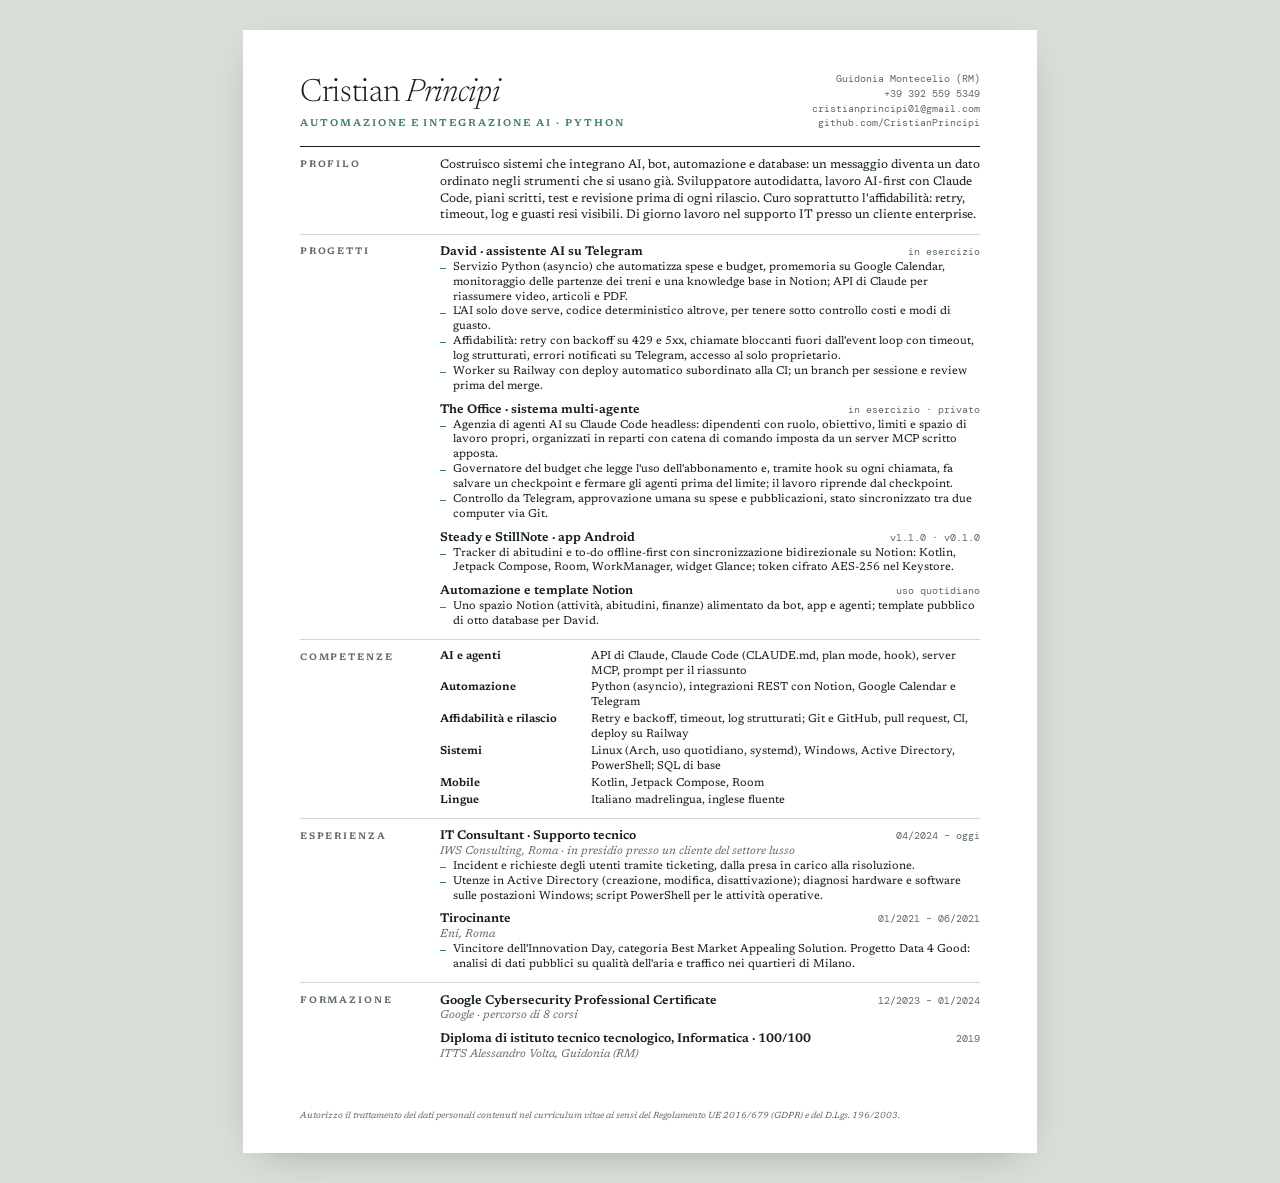
<file: cv.html>
<!doctype html>
<html lang="it">
<head>
<meta charset="utf-8">
<meta name="viewport" content="width=device-width, initial-scale=1">
<meta name="robots" content="noindex">
<title>Cristian Principi · CV</title>
<style>
@font-face{font-family:"Newsreader";src:url("assets/fonts/Newsreader.woff2") format("woff2");font-weight:200 800;font-style:normal}
@font-face{font-family:"Newsreader";src:url("assets/fonts/Newsreader-Italic.woff2") format("woff2");font-weight:200 800;font-style:italic}
@font-face{font-family:"DM Mono";src:url("assets/fonts/dm_mono_regular.woff2") format("woff2")}
@page{size:A4;margin:0}
:root{--ink:#16201a;--muted:#5d6b61;--green:#448361;--line:rgba(22,32,26,.18);--forest:#14231b}
*{box-sizing:border-box}
html{background:#d9dfd6}
body{margin:0;font-family:"Newsreader",Georgia,serif;color:var(--ink);font-size:8.5pt;line-height:1.32;-webkit-print-color-adjust:exact;print-color-adjust:exact}
.page{width:210mm;height:297mm;margin:0 auto;background:#fff;padding:11mm 15mm 8mm;overflow:hidden;display:none;flex-direction:column}
html[lang=it] .page[data-l=it],html[lang=en] .page[data-l=en]{display:flex}
h1,h2,h3,p,ul{margin:0;padding:0}
ul{list-style:none}
header{display:flex;justify-content:space-between;align-items:flex-end;gap:8mm;padding-bottom:4mm;border-bottom:1px solid var(--ink)}
h1{font-weight:300;font-size:24pt;line-height:1;letter-spacing:-.01em}
h1 em{font-weight:300}
.role{font-size:7.4pt;letter-spacing:.2em;text-transform:uppercase;color:var(--green);font-weight:600;margin-top:2.4mm}
.contact{text-align:right;font-family:"DM Mono",monospace;font-size:7.2pt;line-height:1.55;color:var(--muted)}
section{display:grid;grid-template-columns:31mm 1fr;gap:0 6mm;padding:2.5mm 0;border-bottom:1px solid var(--line)}
section:last-of-type{border-bottom:0}
h2{font-size:7pt;letter-spacing:.2em;text-transform:uppercase;font-weight:600;color:var(--muted);padding-top:.6mm}
.profile{font-size:9.3pt;line-height:1.36}
.item+.item{margin-top:1.8mm}
.item h3{font-size:9.4pt;font-weight:600;display:flex;justify-content:space-between;gap:4mm;align-items:baseline}
.item h3 span{font-family:"DM Mono",monospace;font-size:7.2pt;font-weight:400;color:var(--muted);white-space:nowrap}
.item .sub{font-style:italic;color:var(--muted)}
.item li{position:relative;padding-left:3.4mm}
.item li::before{content:"";position:absolute;left:0;top:.62em;width:1.6mm;height:1px;background:var(--green)}
.skills{display:grid;grid-template-columns:36mm 1fr;gap:.5mm 4mm}
.skills b{font-weight:600}
.gdpr{margin-top:auto;padding-top:2mm;font-size:6.6pt;color:var(--muted);font-style:italic}
@media screen{.page{margin:8mm auto;box-shadow:0 10px 40px -20px rgba(0,0,0,.4)}}
</style>
<script>document.documentElement.lang = /[?&]lang=en/.test(location.search) ? 'en' : 'it';</script>
</head>
<body>

<!-- ============ ITALIANO ============ -->
<div class="page" data-l="it">
  <header>
    <div>
      <h1>Cristian <em>Principi</em></h1>
      <p class="role">Automazione e integrazione AI · Python</p>
    </div>
    <p class="contact">Guidonia Montecelio (RM)<br>+39 392 559 5349<br>cristianprincipi01@gmail.com<br>github.com/CristianPrincipi</p>
  </header>

  <section><h2>Profilo</h2>
    <p class="profile">Costruisco sistemi che integrano AI, bot, automazione e database: un messaggio diventa un dato ordinato negli strumenti che si usano già. Sviluppatore autodidatta, lavoro AI-first con Claude Code, piani scritti, test e revisione prima di ogni rilascio. Curo soprattutto l'affidabilità: retry, timeout, log e guasti resi visibili. Di giorno lavoro nel supporto IT presso un cliente enterprise.</p>
  </section>

  <section><h2>Progetti</h2><div>
    <div class="item"><h3>David · assistente AI su Telegram <span>in esercizio</span></h3>
      <ul>
        <li>Servizio Python (asyncio) che automatizza spese e budget, promemoria su Google Calendar, monitoraggio delle partenze dei treni e una knowledge base in Notion; API di Claude per riassumere video, articoli e PDF.</li>
        <li>L'AI solo dove serve, codice deterministico altrove, per tenere sotto controllo costi e modi di guasto.</li>
        <li>Affidabilità: retry con backoff su 429 e 5xx, chiamate bloccanti fuori dall'event loop con timeout, log strutturati, errori notificati su Telegram, accesso al solo proprietario.</li>
        <li>Worker su Railway con deploy automatico subordinato alla CI; un branch per sessione e review prima del merge.</li>
      </ul></div>
    <div class="item"><h3>The Office · sistema multi-agente <span>in esercizio · privato</span></h3>
      <ul>
        <li>Agenzia di agenti AI su Claude Code headless: dipendenti con ruolo, obiettivo, limiti e spazio di lavoro propri, organizzati in reparti con catena di comando imposta da un server MCP scritto apposta.</li>
        <li>Governatore del budget che legge l'uso dell'abbonamento e, tramite hook su ogni chiamata, fa salvare un checkpoint e fermare gli agenti prima del limite; il lavoro riprende dal checkpoint.</li>
        <li>Controllo da Telegram, approvazione umana su spese e pubblicazioni, stato sincronizzato tra due computer via Git.</li>
      </ul></div>
    <div class="item"><h3>Steady e StillNote · app Android <span>v1.1.0 · v0.1.0</span></h3>
      <ul>
        <li>Tracker di abitudini e to-do offline-first con sincronizzazione bidirezionale su Notion: Kotlin, Jetpack Compose, Room, WorkManager, widget Glance; token cifrato AES-256 nel Keystore.</li>
      </ul></div>
    <div class="item"><h3>Automazione e template Notion <span>uso quotidiano</span></h3>
      <ul>
        <li>Uno spazio Notion (attività, abitudini, finanze) alimentato da bot, app e agenti; template pubblico di otto database per David.</li>
      </ul></div>
  </div></section>

  <section><h2>Competenze</h2><div class="skills">
    <b>AI e agenti</b><span>API di Claude, Claude Code (CLAUDE.md, plan mode, hook), server MCP, prompt per il riassunto</span>
    <b>Automazione</b><span>Python (asyncio), integrazioni REST con Notion, Google Calendar e Telegram</span>
    <b>Affidabilità e rilascio</b><span>Retry e backoff, timeout, log strutturati; Git e GitHub, pull request, CI, deploy su Railway</span>
    <b>Sistemi</b><span>Linux (Arch, uso quotidiano, systemd), Windows, Active Directory, PowerShell; SQL di base</span>
    <b>Mobile</b><span>Kotlin, Jetpack Compose, Room</span>
    <b>Lingue</b><span>Italiano madrelingua, inglese fluente</span>
  </div></section>

  <section><h2>Esperienza</h2><div>
    <div class="item"><h3>IT Consultant · Supporto tecnico <span>04/2024 – oggi</span></h3>
      <p class="sub">IWS Consulting, Roma · in presidio presso un cliente del settore lusso</p>
      <ul>
        <li>Incident e richieste degli utenti tramite ticketing, dalla presa in carico alla risoluzione.</li>
        <li>Utenze in Active Directory (creazione, modifica, disattivazione); diagnosi hardware e software sulle postazioni Windows; script PowerShell per le attività operative.</li>
      </ul></div>
    <div class="item"><h3>Tirocinante <span>01/2021 – 06/2021</span></h3>
      <p class="sub">Eni, Roma</p>
      <ul><li>Vincitore dell'Innovation Day, categoria Best Market Appealing Solution. Progetto Data 4 Good: analisi di dati pubblici su qualità dell'aria e traffico nei quartieri di Milano.</li></ul></div>
  </div></section>

  <section><h2>Formazione</h2><div>
    <div class="item"><h3>Google Cybersecurity Professional Certificate <span>12/2023 – 01/2024</span></h3><p class="sub">Google · percorso di 8 corsi</p></div>
    <div class="item"><h3>Diploma di istituto tecnico tecnologico, Informatica · 100/100 <span>2019</span></h3><p class="sub">ITTS Alessandro Volta, Guidonia (RM)</p></div>
  </div></section>

  <p class="gdpr">Autorizzo il trattamento dei dati personali contenuti nel curriculum vitae ai sensi del Regolamento UE 2016/679 (GDPR) e del D.Lgs. 196/2003.</p>
</div>

<!-- ============ ENGLISH ============ -->
<div class="page" data-l="en">
  <header>
    <div>
      <h1>Cristian <em>Principi</em></h1>
      <p class="role">Automation and AI integration · Python</p>
    </div>
    <p class="contact">Guidonia Montecelio (Rome), Italy<br>+39 392 559 5349<br>cristianprincipi01@gmail.com<br>github.com/CristianPrincipi</p>
  </header>

  <section><h2>Profile</h2>
    <p class="profile">I build systems that combine AI, bots, automation and databases: a message becomes tidy data in the tools people already use. Self-taught developer working AI-first with Claude Code, written plans, tests and review before every release. Reliability is my main care: retries, timeouts, logs and failures made visible. By day I work in IT support at an enterprise client.</p>
  </section>

  <section><h2>Projects</h2><div>
    <div class="item"><h3>David · AI assistant on Telegram <span>running</span></h3>
      <ul>
        <li>Python service (asyncio) automating expenses and budget, Google Calendar reminders, train departure monitoring and a knowledge base in Notion; Claude API to summarise videos, articles and PDFs.</li>
        <li>AI only where it adds value, deterministic code everywhere else, to keep cost and failure modes under control.</li>
        <li>Reliability: retries with backoff on 429 and 5xx, blocking calls moved off the event loop with timeouts, structured logs, failures reported to Telegram, owner-only access.</li>
        <li>Worker on Railway with CI-gated automatic deploy; a branch per session and review before merge.</li>
      </ul></div>
    <div class="item"><h3>The Office · multi-agent system <span>running · private</span></h3>
      <ul>
        <li>An agency of AI agents on headless Claude Code: employees with their own role, goal, limits and workspace, organised in departments with a chain of command enforced by a purpose-built MCP server.</li>
        <li>A budget governor reads subscription usage and, through a hook on every tool call, makes agents checkpoint and stop before the limit; work resumes from the checkpoint.</li>
        <li>Controlled from Telegram, human approval on spending and publishing, state synced between two computers through Git.</li>
      </ul></div>
    <div class="item"><h3>Steady and StillNote · Android apps <span>v1.1.0 · v0.1.0</span></h3>
      <ul>
        <li>Offline-first habit tracker and to-do app with two-way Notion sync: Kotlin, Jetpack Compose, Room, WorkManager, Glance widgets; token encrypted with AES-256 in the Keystore.</li>
      </ul></div>
    <div class="item"><h3>Notion automation and templates <span>daily use</span></h3>
      <ul>
        <li>A Notion workspace (tasks, habits, finances) fed by bots, apps and agents; a public eight-database template for David.</li>
      </ul></div>
  </div></section>

  <section><h2>Skills</h2><div class="skills">
    <b>AI and agents</b><span>Claude API, Claude Code (CLAUDE.md, plan mode, hooks), MCP servers, prompt design for summarisation</span>
    <b>Automation</b><span>Python (asyncio), REST integrations with Notion, Google Calendar and Telegram</span>
    <b>Reliability, delivery</b><span>Retries and backoff, timeouts, structured logging; Git and GitHub, pull requests, CI, deploy to Railway</span>
    <b>Systems</b><span>Linux (Arch, daily driver, systemd), Windows, Active Directory, PowerShell; SQL basics</span>
    <b>Mobile</b><span>Kotlin, Jetpack Compose, Room</span>
    <b>Languages</b><span>Italian (native), English (fluent)</span>
  </div></section>

  <section><h2>Experience</h2><div>
    <div class="item"><h3>IT Consultant · Technical Support <span>04/2024 – present</span></h3>
      <p class="sub">IWS Consulting, Rome · on site at a client in the luxury sector</p>
      <ul>
        <li>User incidents and requests through ticketing, from intake to resolution.</li>
        <li>Active Directory accounts (creation, changes, deprovisioning); hardware and software diagnosis on Windows workstations; PowerShell scripts for day-to-day operations.</li>
      </ul></div>
    <div class="item"><h3>Intern <span>01/2021 – 06/2021</span></h3>
      <p class="sub">Eni, Rome</p>
      <ul><li>Winner of the Innovation Day, Best Market Appealing Solution category. Data 4 Good project: analysis of public air-quality and traffic data across Milan neighbourhoods.</li></ul></div>
  </div></section>

  <section><h2>Education</h2><div>
    <div class="item"><h3>Google Cybersecurity Professional Certificate <span>12/2023 – 01/2024</span></h3><p class="sub">Google · 8-course programme</p></div>
    <div class="item"><h3>Technical high school diploma, Computer Science · 100/100 <span>2019</span></h3><p class="sub">ITTS Alessandro Volta, Guidonia (Rome)</p></div>
  </div></section>

  <p class="gdpr">I authorise the processing of the personal data contained in this CV pursuant to Regulation (EU) 2016/679 (GDPR) and Italian Legislative Decree 196/2003.</p>
</div>

</body>
</html>
</file>
<file: css/style.css>
/* ---------- Font ---------- */
@font-face{font-family:"Newsreader";src:url("../assets/fonts/Newsreader.woff2") format("woff2");font-weight:200 800;font-style:normal;font-display:swap}
@font-face{font-family:"Newsreader";src:url("../assets/fonts/Newsreader-Italic.woff2") format("woff2");font-weight:200 800;font-style:italic;font-display:swap}
@font-face{font-family:"DM Mono";src:url("../assets/fonts/dm_mono_regular.woff2") format("woff2");font-weight:400;font-display:swap}
@font-face{font-family:"DM Mono";src:url("../assets/fonts/dm_mono_medium.woff2") format("woff2");font-weight:500;font-display:swap}

/* ---------- Token ---------- */
:root{
  --paper:#eef1ea;        /* carta chiara, appena verdina */
  --paper-2:#e2e8dd;
  --ink:#16201a;
  --muted:#6c7a70;
  --line:rgba(22,32,26,.16);
  --forest:#14231b;       /* parti scure */
  --forest-2:#1c3125;
  --green:#448361;        /* verde Notion */
  --green-soft:#dbe8dc;
  --on-dark:#e8efe6;
  --on-dark-muted:rgba(232,239,230,.62);
  --serif:"Newsreader",Georgia,"Times New Roman",serif;
  --mono:"DM Mono",ui-monospace,Menlo,monospace;
  --gut:clamp(16px,4.2vw,64px);
  --ease:cubic-bezier(.2,.7,.1,1);
  --ease-io:cubic-bezier(.76,0,.24,1);
}

*{box-sizing:border-box}
html{scroll-behavior:smooth;-webkit-text-size-adjust:100%}
body{margin:0;background:var(--paper);color:var(--ink);font-family:var(--serif);font-size:clamp(16px,1.05vw + 12px,19px);line-height:1.5;font-optical-sizing:auto;-webkit-font-smoothing:antialiased;overflow-x:hidden}
img{display:block;max-width:100%;height:auto}
a{color:inherit;text-decoration:none}
h1,h2,h3,p,ul,ol,figure{margin:0;padding:0}
ul,ol{list-style:none}
em{font-style:italic}
::selection{background:var(--green);color:#fff}
:focus-visible{outline:2px solid var(--green);outline-offset:3px}

.wrap{padding-inline:var(--gut);max-width:1500px;margin-inline:auto}
.label{font-size:.68rem;letter-spacing:.2em;text-transform:uppercase;color:var(--muted);font-weight:500}
.label--r{text-align:right}
.num{font-family:var(--mono);font-size:.68rem;letter-spacing:.06em;color:var(--green)}
.muted{color:var(--muted)} .small{font-size:.85rem}
.dot{display:inline-block;width:.55em;height:.55em;border:1px solid currentColor;border-radius:50%;margin-right:.7em;vertical-align:.05em}

.link{display:inline-block;font-size:.68rem;letter-spacing:.2em;text-transform:uppercase;font-weight:500;padding-bottom:.45em;background:linear-gradient(currentColor,currentColor) 0 100%/100% 1px no-repeat;transition:background-size .5s var(--ease),color .3s}
.link::after{content:" →";display:inline-block;transition:transform .4s var(--ease)}
.link:hover{background-size:0 1px;background-position:100% 100%;color:var(--green)}
.link:hover::after{transform:translateX(.35em)}
.links{display:flex;flex-wrap:wrap;gap:1.2em 2em}
.links+.links{margin-top:1.5rem}

/* ---------- Sipario ---------- */
.intro{position:fixed;inset:0;z-index:100;display:none;pointer-events:none}
.js .intro{display:flex}
.intro__half{flex:1;background:var(--paper);display:flex;align-items:center;font-size:clamp(1.8rem,4.2vw,3.4rem);overflow:hidden;transition:transform 1.25s var(--ease-io)}
.intro__half--l{justify-content:flex-end;padding-right:.32em}
.intro__half--r{justify-content:flex-start;padding-left:.32em}
.intro__half span{display:block;opacity:0;transform:translateY(.5em);animation:introWord .9s var(--ease) .15s forwards}
.intro__half--r span{animation-delay:.32s}
.intro__line{position:absolute;left:50%;top:50%;width:1px;height:1.6em;font-size:clamp(1.8rem,4.2vw,3.4rem);background:var(--ink);transform:translate(-50%,-50%) scaleY(0);animation:introLine .7s var(--ease-io) .95s forwards;transition:height .5s var(--ease-io),opacity .3s .4s}
.intro.open .intro__half--l{transform:translateX(-101%)}
.intro.open .intro__half--r{transform:translateX(101%)}
.intro.open .intro__line{height:100vh;opacity:0}
.intro.done{display:none}
@keyframes introWord{to{opacity:1;transform:none}}
@keyframes introLine{to{transform:translate(-50%,-50%) scaleY(1)}}

/* ---------- Nav ---------- */
.nav{position:fixed;inset:0 0 auto 0;z-index:50;display:flex;align-items:center;justify-content:space-between;gap:1.5rem;padding:1.15rem var(--gut);font-size:.66rem;letter-spacing:.2em;text-transform:uppercase;font-weight:500;color:var(--ink);transition:color .4s,background-color .4s,transform .5s var(--ease)}
.nav:not(.on-dark){background:color-mix(in srgb,var(--paper) 86%,transparent);backdrop-filter:blur(10px);-webkit-backdrop-filter:blur(10px)}
.nav.on-dark{color:var(--on-dark)}
.nav.hide{transform:translateY(-100%)}
.nav__brand span{opacity:.55;text-transform:none;letter-spacing:.04em;font-style:italic;font-size:.8rem;margin-left:.6em}
.nav__links{display:flex;gap:clamp(1.2rem,4vw,4rem)}
.nav__links a,.nav__brand{transition:opacity .3s}
.nav__links a:hover{opacity:.55}
.nav sup{font-family:var(--mono);font-size:.85em;letter-spacing:0;opacity:.6}
.lang{display:flex;gap:.5em;align-items:center}
.lang span{opacity:.4}
.lang button{all:unset;cursor:pointer;opacity:.45;transition:opacity .3s;padding:.3em 0}
.lang button[aria-pressed="true"]{opacity:1;box-shadow:0 1px 0 currentColor}
.lang button:focus-visible{outline:2px solid var(--green);outline-offset:3px}

/* ---------- Hero ---------- */
.hero{position:relative;min-height:100svh;background:radial-gradient(120% 90% at 78% 30%,var(--forest-2),var(--forest) 62%);color:var(--on-dark);display:grid;grid-template-columns:minmax(0,1fr) minmax(0,1.15fr);gap:clamp(2rem,5vw,5rem);align-items:end;padding:7rem var(--gut) clamp(3.2rem,6vw,4.5rem);overflow:hidden}
.hero .label{color:var(--on-dark-muted)}
.hero__title{font-weight:300;font-style:italic;font-size:clamp(1.35rem,2.1vw + .6rem,2.25rem);line-height:1.28;margin:1.1rem 0 1.8rem;max-width:22em;text-wrap:pretty}
.hero__tags{position:absolute;right:var(--gut);bottom:1.3rem;font-size:.6rem;letter-spacing:.18em;text-transform:uppercase;color:var(--on-dark-muted)}
.hero__copy>*{opacity:0;transform:translateY(1.2rem)}
.ready .hero__copy>*{opacity:1;transform:none;transition:opacity 1.1s var(--ease),transform 1.1s var(--ease)}
.ready .hero__copy>*:nth-child(2){transition-delay:.12s}
.ready .hero__copy>*:nth-child(3){transition-delay:.24s}
html:not(.js) .hero__copy>*{opacity:1;transform:none}

.demo{display:grid;grid-template-columns:minmax(0,1fr) 2.2rem minmax(0,1fr);align-items:stretch;align-self:center;font-family:var(--mono);font-size:clamp(.66rem,.35vw + .55rem,.8rem);opacity:0;transform:translateY(1.5rem)}
.ready .demo{opacity:1;transform:none;transition:opacity 1.3s var(--ease) .35s,transform 1.3s var(--ease) .35s}
html:not(.js) .demo{opacity:1;transform:none}
.demo__chat,.demo__sheet{border:1px solid rgba(232,239,230,.16);border-radius:10px;background:rgba(232,239,230,.035);display:flex;flex-direction:column;min-height:19rem;min-width:0}
.demo__bar{padding:.75em 1em;border-bottom:1px solid rgba(232,239,230,.12);letter-spacing:.04em;display:flex;align-items:center}
.demo__bar span:last-child{margin-left:auto;opacity:.45;font-size:.85em;text-transform:uppercase;letter-spacing:.14em}
.demo__bar .sq{width:.6em;height:.6em;background:var(--green);border-radius:2px;margin-right:.7em}
.demo__msgs{flex:1;padding:1em;display:flex;flex-direction:column;justify-content:flex-end;gap:.55em;overflow:hidden}
.msg{max-width:92%;padding:.55em .8em;border-radius:9px;line-height:1.4;animation:pop .5s var(--ease) both;overflow-wrap:anywhere}
.msg--me{align-self:flex-end;background:var(--green);color:#fff;border-bottom-right-radius:2px}
.msg--bot{align-self:flex-start;background:rgba(232,239,230,.1);border-bottom-left-radius:2px}
.msg.out{opacity:0;transition:opacity .5s}
.demo__input{margin:0 1em 1em;padding:.6em .8em;border:1px solid rgba(232,239,230,.16);border-radius:9px;min-height:2.5em;white-space:nowrap;overflow:hidden}
.caret{display:inline-block;width:1px;height:1em;background:currentColor;vertical-align:-.15em;margin-left:1px;animation:blink 1s steps(1) infinite}
.demo__arrow{display:flex;align-items:center}
.demo__arrow span{display:block;width:100%;height:1px;background:linear-gradient(90deg,transparent,var(--green) 50%,transparent) 0 0/200% 100%;animation:flow 2.2s linear infinite}
.demo__rows{padding:.4em 0;display:flex;flex-direction:column}
.row{display:grid;grid-template-columns:1.2fr 1fr auto;gap:.8em;padding:.6em 1em;border-bottom:1px solid rgba(232,239,230,.08);animation:rowIn .8s var(--ease) both}
.row span:nth-child(2){opacity:.55}
.row span:nth-child(3){color:#8fd0a8}
.row span{overflow:hidden;text-overflow:ellipsis;white-space:nowrap}
.row.new{background:rgba(68,131,97,.22)}
@keyframes pop{from{opacity:0;transform:translateY(.6em) scale(.98)}}
@keyframes rowIn{from{opacity:0;transform:translateX(-.8em)}}
@keyframes blink{50%{opacity:0}}
@keyframes flow{to{background-position:-200% 0}}

/* ---------- Rivelazioni ---------- */
.js .reveal{opacity:0;transform:translateY(1.6rem);transition:opacity 1s var(--ease),transform 1s var(--ease);transition-delay:var(--d,0s)}
.js .reveal.in{opacity:1;transform:none}
/* il ritaglio sta sul figlio: un elemento ritagliato a zero non verrebbe mai visto dall'osservatore */
.js .clip>*{clip-path:inset(0 0 100% 0);transform:translateY(2rem);transition:clip-path 1.3s var(--ease-io),transform 1.5s var(--ease)}
.js .clip.in>*{clip-path:inset(0);transform:none}

/* ---------- Missione ---------- */
.mission{display:grid;grid-template-columns:minmax(0,1fr) minmax(0,1.1fr);gap:clamp(2rem,8vw,9rem);padding-block:clamp(5rem,12vw,10rem) clamp(3rem,7vw,6rem)}
.mission__big{font-size:clamp(2rem,4.3vw,3.9rem);line-height:1.02;font-weight:300;letter-spacing:-.015em;margin-top:1.2rem}
.film{margin-top:clamp(1.8rem,3.5vw,3rem)}
.film video{display:block;width:100%;height:auto;aspect-ratio:16/9;background:#fbf8f0;border:1px solid var(--line);border-radius:4px}
.film figcaption{margin-top:.7em;font-family:var(--serif);font-style:italic;color:var(--muted);font-size:1rem}
.mission__text>p{font-size:clamp(1.05rem,.6vw + .9rem,1.3rem);line-height:1.5;text-wrap:pretty}
.principles{margin-top:2.6rem;border-top:1px solid var(--line)}
.principles li{display:grid;grid-template-columns:minmax(0,1fr) minmax(0,1.4fr);gap:1.5rem;padding:1.05rem 0;border-bottom:1px solid var(--line);font-size:.95rem}
.principles b{font-weight:500}
.principles span{color:var(--muted)}

/* ---------- Nome grande ---------- */
.wordmark{overflow:hidden;padding-inline:var(--gut);border-bottom:1px solid var(--line)}
.wordmark__in{font-size:clamp(2rem,9.3vw,11rem);line-height:.86;text-transform:uppercase;letter-spacing:-.02em;font-weight:300;white-space:nowrap;text-align:right;padding-top:.12em;margin-bottom:-.07em}
.wordmark__in span{display:inline-block;transform:translateY(105%);transition:transform 1.2s var(--ease);transition-delay:calc(var(--i)*28ms)}
.wordmark.in .wordmark__in span{transform:none}

/* ---------- Sistemi ---------- */
.sec-head{display:flex;justify-content:space-between;gap:2rem;padding-block:1.4rem 0;margin-bottom:clamp(2.5rem,6vw,5rem)}
.systems{padding-block:clamp(2rem,4vw,3rem) clamp(3rem,8vw,7rem)}
.sys{display:grid;grid-template-columns:repeat(12,minmax(0,1fr));column-gap:clamp(1rem,2.4vw,2.4rem);align-items:end;margin-bottom:clamp(5rem,12vw,11rem)}
.sys:last-child{margin-bottom:0}
.sys__visual{grid-column:1 / span 7}
.sys__body{grid-column:9 / span 4;padding-bottom:.4rem}
.sys--flip .sys__visual{grid-column:6 / span 7;order:2}
.sys--flip .sys__body{grid-column:1 / span 4;order:1}
.sys__visual--phones{grid-column:2 / span 6;display:grid;grid-template-columns:1fr 1fr;gap:clamp(1rem,2.4vw,2.4rem);align-items:start}
.sys h2{font-size:clamp(1.7rem,2.4vw + .6rem,2.7rem);font-weight:400;line-height:1.08;letter-spacing:-.01em;margin:.8rem 0 1rem}
.sys h2 em{font-weight:300;color:var(--muted)}
.sys__body>p:not(.label){font-size:.98rem;color:color-mix(in srgb,var(--ink) 82%,var(--paper));text-wrap:pretty}
.facts{margin:1.3rem 0 1.6rem;border-top:1px solid var(--line);font-size:.86rem}
.facts li{padding:.6rem 0;border-bottom:1px solid var(--line);color:var(--muted)}
.sys__body .small{margin-top:-.4rem}
.sys__body>p+.link{margin-top:1.5rem}

.panel{background:var(--paper-2);padding:clamp(1.4rem,3.4vw,3.2rem);min-height:clamp(17rem,30vw,27rem);display:flex;flex-direction:column;justify-content:center;font-family:var(--mono);font-size:clamp(.72rem,.4vw + .6rem,.92rem)}
.panel--dark{background:var(--forest);color:var(--on-dark)}
.term__h{font-size:.82em;letter-spacing:.16em;text-transform:uppercase;opacity:.5;margin-bottom:1.3em}
.term p:not(.term__h){padding:.5em 0;border-bottom:1px solid rgba(232,239,230,.1);display:flex;flex-wrap:wrap;gap:.3em .7em;align-items:baseline}
.term b{font-weight:500;color:#8fd0a8}
.term i{font-family:var(--serif);font-size:1.08em;opacity:.55;margin-left:auto;text-align:right}

.tree{margin-bottom:1.8em;line-height:1.3}
.tree ul{margin-left:.45em;padding-left:1.25em;border-left:1px solid var(--line)}
.tree li{position:relative;padding-top:.6em}
.tree ul>li::before{content:"";position:absolute;left:-1.25em;top:1.25em;width:.9em;height:1px;background:var(--line)}
.tree b{font-weight:500}
.tree span{font-family:var(--serif);font-style:italic;color:var(--muted);font-size:1.08em;margin-left:.5em}
.office .term__h{color:var(--ink)}
.gauge{position:relative;display:flex;height:2.3em;border:1px solid var(--line);font-size:.78em;letter-spacing:.1em;text-transform:uppercase;overflow:hidden}
.gauge span{position:relative;flex:0 0 var(--w);display:flex;align-items:center;padding-left:.6em;border-left:1px solid var(--line);white-space:nowrap;overflow:hidden}
.gauge span:first-of-type{border-left:0}
.gauge__fill{position:absolute;inset:0 auto 0 0;width:0;background:var(--green-soft);border-right:2px solid var(--green)}
.gauge__fill{transition:width 1.6s var(--ease-io)}
.office .gauge{font-size:.66em;letter-spacing:.03em}
.office .gauge span{padding-left:.4em}
.od{display:grid;grid-template-columns:minmax(0,1.15fr) minmax(0,1fr);gap:clamp(1.2rem,2.4vw,2.4rem);align-items:stretch}
.od__chat{display:flex;flex-direction:column;min-width:0}
.od__msgs{flex:none;height:25em;display:flex;flex-direction:column;justify-content:flex-end;gap:.55em;overflow:hidden;background:var(--paper);border:1px solid var(--line);border-radius:10px;padding:.9em;-webkit-mask-image:linear-gradient(transparent,#000 14%);mask-image:linear-gradient(transparent,#000 14%)}
.om{max-width:90%;padding:.55em .8em;border-radius:9px;line-height:1.4;animation:pop .5s var(--ease) both;overflow-wrap:anywhere;flex:none}
.om--me{align-self:flex-end;background:var(--green);color:#fff;border-bottom-right-radius:2px}
.om--bot{align-self:flex-start;background:var(--paper-2);border-bottom-left-radius:2px;font-family:var(--serif);font-size:1.12em;line-height:1.32}
.om--bot b{display:block;font-family:var(--mono);font-size:.78em;font-weight:500;color:var(--green);margin-bottom:.15em}
.om--sys{align-self:center;max-width:100%;padding:.1em .4em;text-align:center;color:var(--muted);font-size:.86em}
.om--file{align-self:flex-start;background:var(--paper-2);display:flex;align-items:center;gap:.7em}
.om--file::before{content:"md";display:grid;place-items:center;width:2.4em;height:2.4em;border-radius:6px;background:var(--green);color:#fff;font-size:.8em}
.tree li>b{transition:color .4s}
.tree li>b::before{content:"";display:inline-block;width:.5em;height:.5em;border-radius:50%;margin-right:.55em;border:1px solid var(--muted);transition:background-color .4s,border-color .4s,box-shadow .4s}
.tree li.work>b{color:var(--green)}
.tree li.work>b::before{background:var(--green);border-color:var(--green);animation:pulse 1.4s ease-out infinite}
.tree li.done>b::before{background:var(--ink);border-color:var(--ink)}
#odState{font-weight:500;color:var(--green);margin-left:.6em}
.od__note{margin-top:1.4em;font-family:var(--serif);font-style:italic;color:var(--muted);font-size:1em}
@keyframes pulse{0%{box-shadow:0 0 0 0 rgba(68,131,97,.5)}100%{box-shadow:0 0 0 .6em rgba(68,131,97,0)}}

.phone{min-width:0}
.phone__screens{position:relative;border-radius:clamp(14px,2vw,26px);overflow:hidden;box-shadow:0 0 0 1px var(--line),0 30px 60px -30px rgba(20,35,27,.45);background:var(--forest)}
.phone__screens>[data-s]{position:absolute;inset:0;width:100%;height:100%;object-fit:cover;object-position:top;opacity:0;visibility:hidden;transform:scale(1.03);transition:opacity .55s var(--ease),transform .8s var(--ease),visibility 0s .55s}
.phone__screens>[data-s].on{opacity:1;visibility:visible;transform:none;transition-delay:0s}
.hot{all:unset;position:absolute;cursor:pointer;border-radius:10px;box-sizing:border-box}
.hot:hover,.hot:focus-visible{box-shadow:inset 0 0 0 2px var(--green);background:rgba(68,131,97,.18)}
.nonav .hot{display:none}
.phone figcaption{margin-top:.9rem;font-size:.85rem}
.phone figcaption b{font-weight:500;display:block;margin-bottom:.35rem}
.phone__tabs{display:flex;flex-wrap:wrap;gap:.2rem .9rem}
.phone__tabs button{all:unset;cursor:pointer;color:var(--muted);font-style:italic;padding:.15rem 0;transition:color .3s}
.phone__tabs button:hover{color:var(--ink)}
.phone__tabs button[aria-pressed="true"]{color:var(--green);box-shadow:0 1px 0 currentColor}
.phone__tabs button:focus-visible{outline:2px solid var(--green);outline-offset:3px}
.phone--low{margin-top:22%}
.phone__hint{grid-column:1 / -1;margin-top:.4rem}
.shot{border-radius:10px;overflow:hidden;box-shadow:0 0 0 1px var(--line),0 30px 60px -34px rgba(20,35,27,.5);background:#191919}
.shot img{width:100%}
.link--plain{text-transform:none;letter-spacing:.03em;font-size:.95rem;font-weight:400}
.link--plain::after{content:none}


.dbs{justify-content:flex-start}
.dbs .term__h{color:var(--ink)}
.dbs ul{border-top:1px solid var(--line)}
.dbs li{display:grid;grid-template-columns:1.5em 6.5em minmax(0,1fr) auto;gap:1em;align-items:center;padding:.72em .4em;border-bottom:1px solid var(--line);transition:background-color .4s,padding .5s var(--ease)}
.dbs li:hover{background:var(--paper);padding-left:.9em}
.dbs svg{width:1.45em;height:1.45em;fill:none;stroke:var(--green);stroke-width:1.5;stroke-linecap:round;stroke-linejoin:round}
.dbs b{font-weight:500}
.dbs span{font-family:var(--serif);font-size:1.1em;color:var(--muted);font-style:italic}
.dbs code{font-family:var(--mono);font-size:.86em;color:var(--green);white-space:nowrap}


/* ---------- Righe: indice e storia ---------- */
.index,.story{padding-block:clamp(2rem,4vw,3rem) clamp(4rem,9vw,8rem)}
.rows{border-top:1px solid var(--line)}
.rows li{display:grid;grid-template-columns:3.2rem minmax(0,1.5fr) minmax(0,1fr) minmax(0,1.4fr) minmax(0,.8fr);gap:1.2rem;align-items:baseline;padding:1.05rem 0;border-bottom:1px solid var(--line);font-size:.9rem;transition:padding .5s var(--ease),color .3s,opacity 1s var(--ease),transform 1s var(--ease)}
.rows li>b{font-weight:500;font-size:.82rem;letter-spacing:.17em;text-transform:uppercase}
.rows li>i{color:var(--muted)}
.rows li>span:last-child{text-align:right;font-family:var(--mono);font-size:.74rem;color:var(--muted)}
.index .rows li:hover{padding-left:.9rem;color:var(--green)}
.rows--story li{grid-template-columns:7rem minmax(0,1fr) minmax(0,2fr)}
.story__top{display:grid;grid-template-columns:minmax(0,4fr) minmax(0,8fr);gap:clamp(1.5rem,6vw,6rem);align-items:end;margin-bottom:clamp(2.5rem,6vw,5rem)}
.story__lead{font-size:clamp(1.3rem,1.9vw + .6rem,2.2rem);line-height:1.25;font-weight:300;max-width:24em;text-wrap:pretty}
.portrait{position:relative;max-width:22rem;overflow:hidden;background:#dfe4dc;border:1px solid var(--line);border-radius:4px}
.portrait img{width:100%;aspect-ratio:4/5;object-fit:cover;transition:transform 1.4s var(--ease)}
.portrait:hover img{transform:scale(1.03)}

/* ---------- Servizi ---------- */
.services{background:var(--forest);color:var(--on-dark);padding-block:1rem clamp(4rem,9vw,8rem)}
.services .label{color:var(--on-dark-muted)}
.services .num{color:#8fd0a8}
.svc{display:grid;grid-template-columns:repeat(3,minmax(0,1fr));border-top:1px solid rgba(232,239,230,.16)}
.svc li{padding:clamp(1.4rem,2.6vw,2.4rem) clamp(1rem,2vw,2rem) clamp(1.8rem,3vw,3rem) 0;border-bottom:1px solid rgba(232,239,230,.16)}
.svc h3{font-weight:400;font-size:clamp(1.15rem,1vw + .8rem,1.55rem);margin:1.4rem 0 .6rem;line-height:1.15}
.svc p{color:var(--on-dark-muted);font-size:.92rem;max-width:26em}

/* ---------- Contatti ---------- */
.contact{display:grid;grid-template-columns:minmax(0,1.1fr) minmax(0,1fr);gap:clamp(2.5rem,8vw,8rem);padding-block:clamp(5rem,11vw,10rem)}
.contact__title{font-weight:300;font-size:clamp(1.9rem,3.6vw + .5rem,3.8rem);line-height:1.06;letter-spacing:-.015em;margin:1.2rem 0 2.2rem;text-wrap:balance}
.contact__title em{color:var(--green)}
.form{display:flex;flex-direction:column;gap:1.5rem}
.form label{display:flex;flex-direction:column;gap:.4rem}
.form label span{font-size:.66rem;letter-spacing:.2em;text-transform:uppercase;color:var(--muted);font-weight:500}
.form input,.form textarea{font:inherit;color:inherit;background:transparent;border:0;border-bottom:1px solid var(--line);padding:.45rem 0;border-radius:0;resize:vertical;transition:border-color .3s}
.form input:focus,.form textarea:focus{outline:0;border-color:var(--green)}
.hp{position:absolute;left:-9999px;opacity:0}
.form__foot{display:flex;align-items:center;gap:1.4rem;flex-wrap:wrap}
.btn{font:inherit;font-size:.68rem;letter-spacing:.2em;text-transform:uppercase;font-weight:500;background:var(--forest);color:var(--on-dark);border:0;padding:1rem 2.2rem;cursor:pointer;transition:background-color .4s,transform .4s var(--ease)}
.btn:hover{background:var(--green)}
.btn:active{transform:scale(.98)}
.btn[disabled]{opacity:.5;cursor:default}
.form__status{font-size:.9rem;color:var(--muted);font-style:italic}

.foot{display:flex;justify-content:space-between;flex-wrap:wrap;gap:.8rem 2rem;padding-block:1.4rem 2rem;border-top:1px solid var(--line);font-size:.66rem;letter-spacing:.16em;text-transform:uppercase;color:var(--muted)}
.foot a:hover{color:var(--green)}

/* ---------- Schermi stretti ---------- */
@media (max-width:900px){
  .hero{grid-template-columns:minmax(0,1fr);align-items:start;align-content:end;padding-top:5.5rem;gap:2.2rem}
  .demo{order:-1;align-self:end}
  .demo__chat,.demo__sheet{min-height:14rem}
  .mission,.contact{grid-template-columns:minmax(0,1fr)}
  .story__top{grid-template-columns:minmax(0,1fr)}
  .portrait{max-width:16rem}
  .sys{display:flex;flex-direction:column;align-items:stretch;gap:1.8rem}
  .sys--flip .sys__visual{order:0}
  .sys__visual--phones{width:min(100%,30rem)}
  .svc{grid-template-columns:repeat(2,minmax(0,1fr))}
  .rows li{grid-template-columns:2.4rem minmax(0,1fr) auto;row-gap:.2rem}
  .rows li>i{grid-column:2 / -1;grid-row:2}
  .index .rows li>span:nth-of-type(2){display:none}
  .rows--story li{grid-template-columns:minmax(0,1fr)}
  .rows--story li>i{grid-column:auto;grid-row:auto}
}
@media (max-width:640px){
  .nav__links{display:none}
  .nav__brand span{display:none}
  .demo{grid-template-columns:minmax(0,1fr);gap:.7rem}
  .demo__arrow{display:none}
  .demo__chat{min-height:11.5rem}
  .demo__sheet{min-height:8.5rem}
  .principles li{grid-template-columns:minmax(0,1fr);gap:.2rem}
  .svc{grid-template-columns:minmax(0,1fr)}
  .dbs li{grid-template-columns:1.5em minmax(0,1fr) auto}
  .dbs li span{grid-column:2 / -1}
  .term i{margin-left:0;flex-basis:100%;text-align:left}
  .label--r{display:none}
  .od{grid-template-columns:minmax(0,1fr)}
  .od__msgs{height:21em}
  .hero__tags{position:static;grid-row:3;margin-top:-1rem}
}

/* ---------- Meno movimento ---------- */
@media (prefers-reduced-motion:reduce){
  html{scroll-behavior:auto}
  *,*::before,*::after{animation-duration:.01ms!important;animation-iteration-count:1!important;transition-duration:.01ms!important;transition-delay:0s!important}
  .js .intro{display:none}
  .caret,.demo__arrow span,.flow__mid i{animation:none!important}
}
</file>
